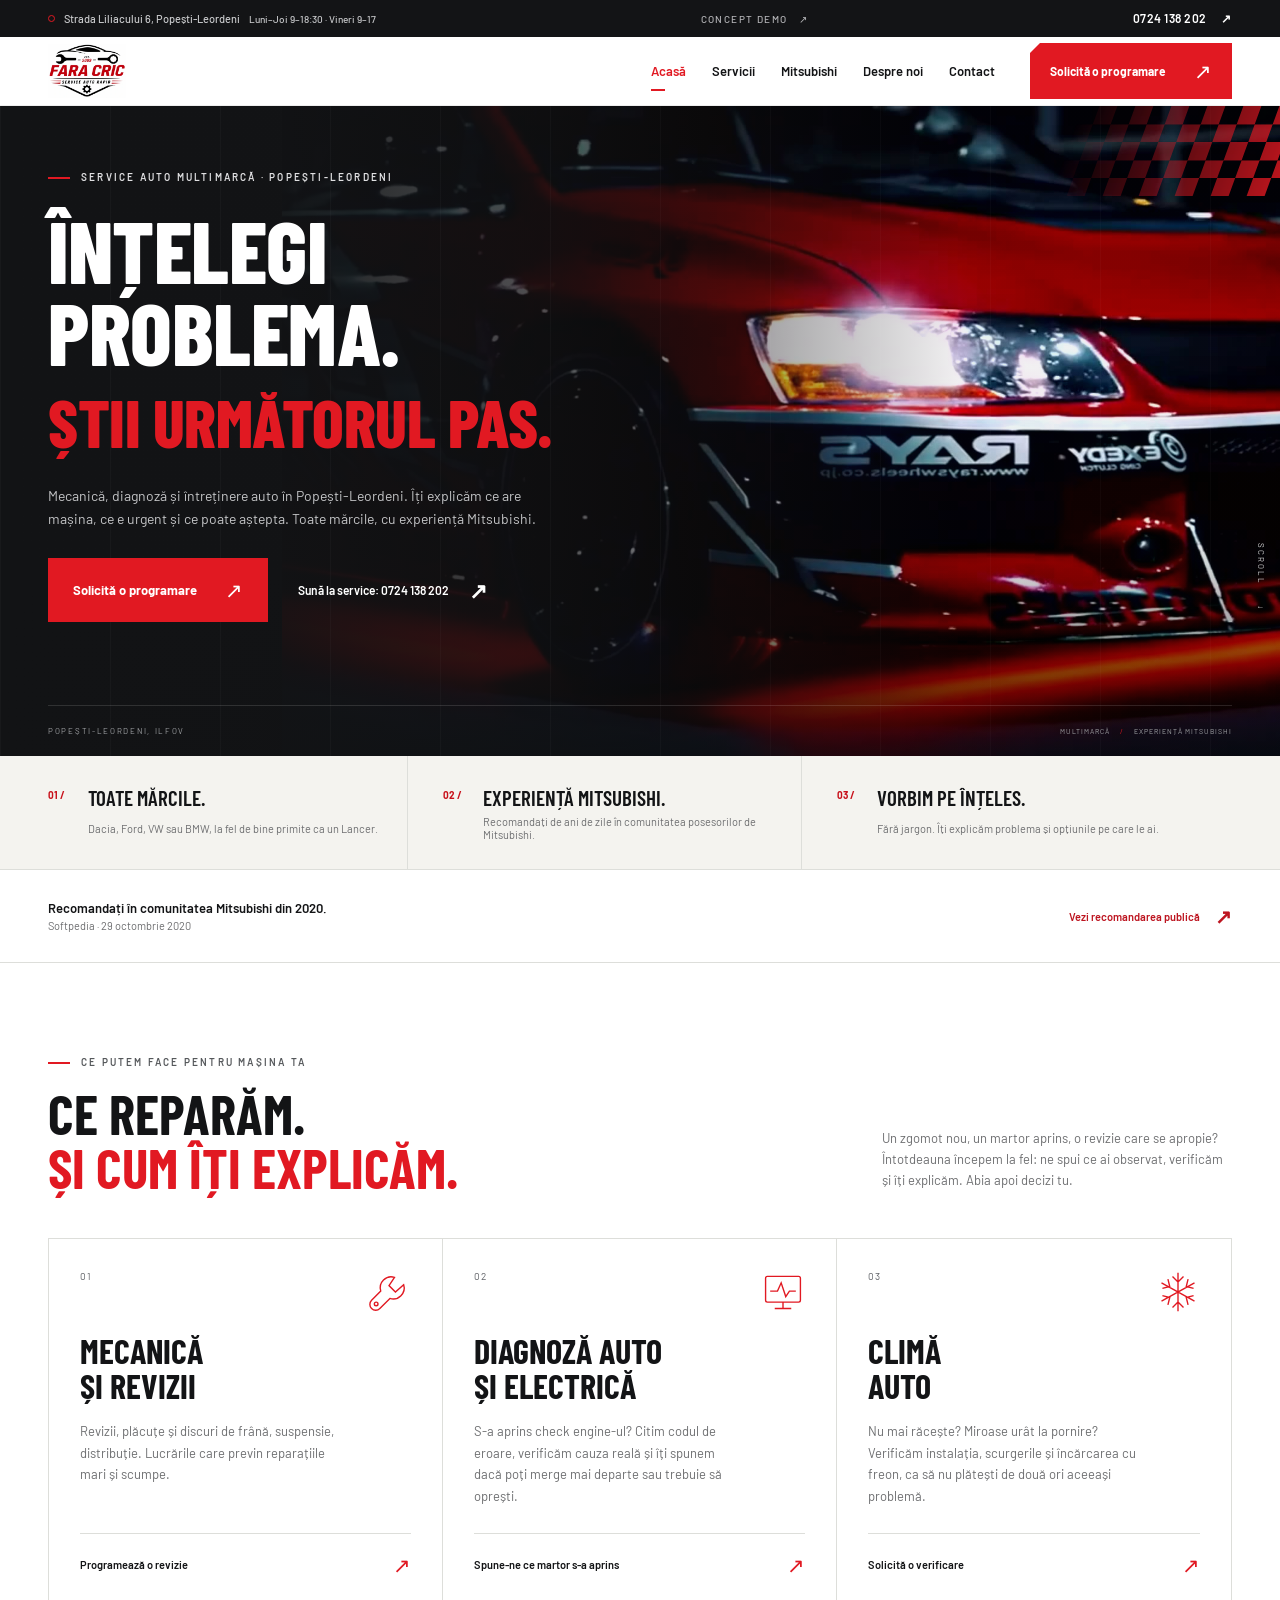
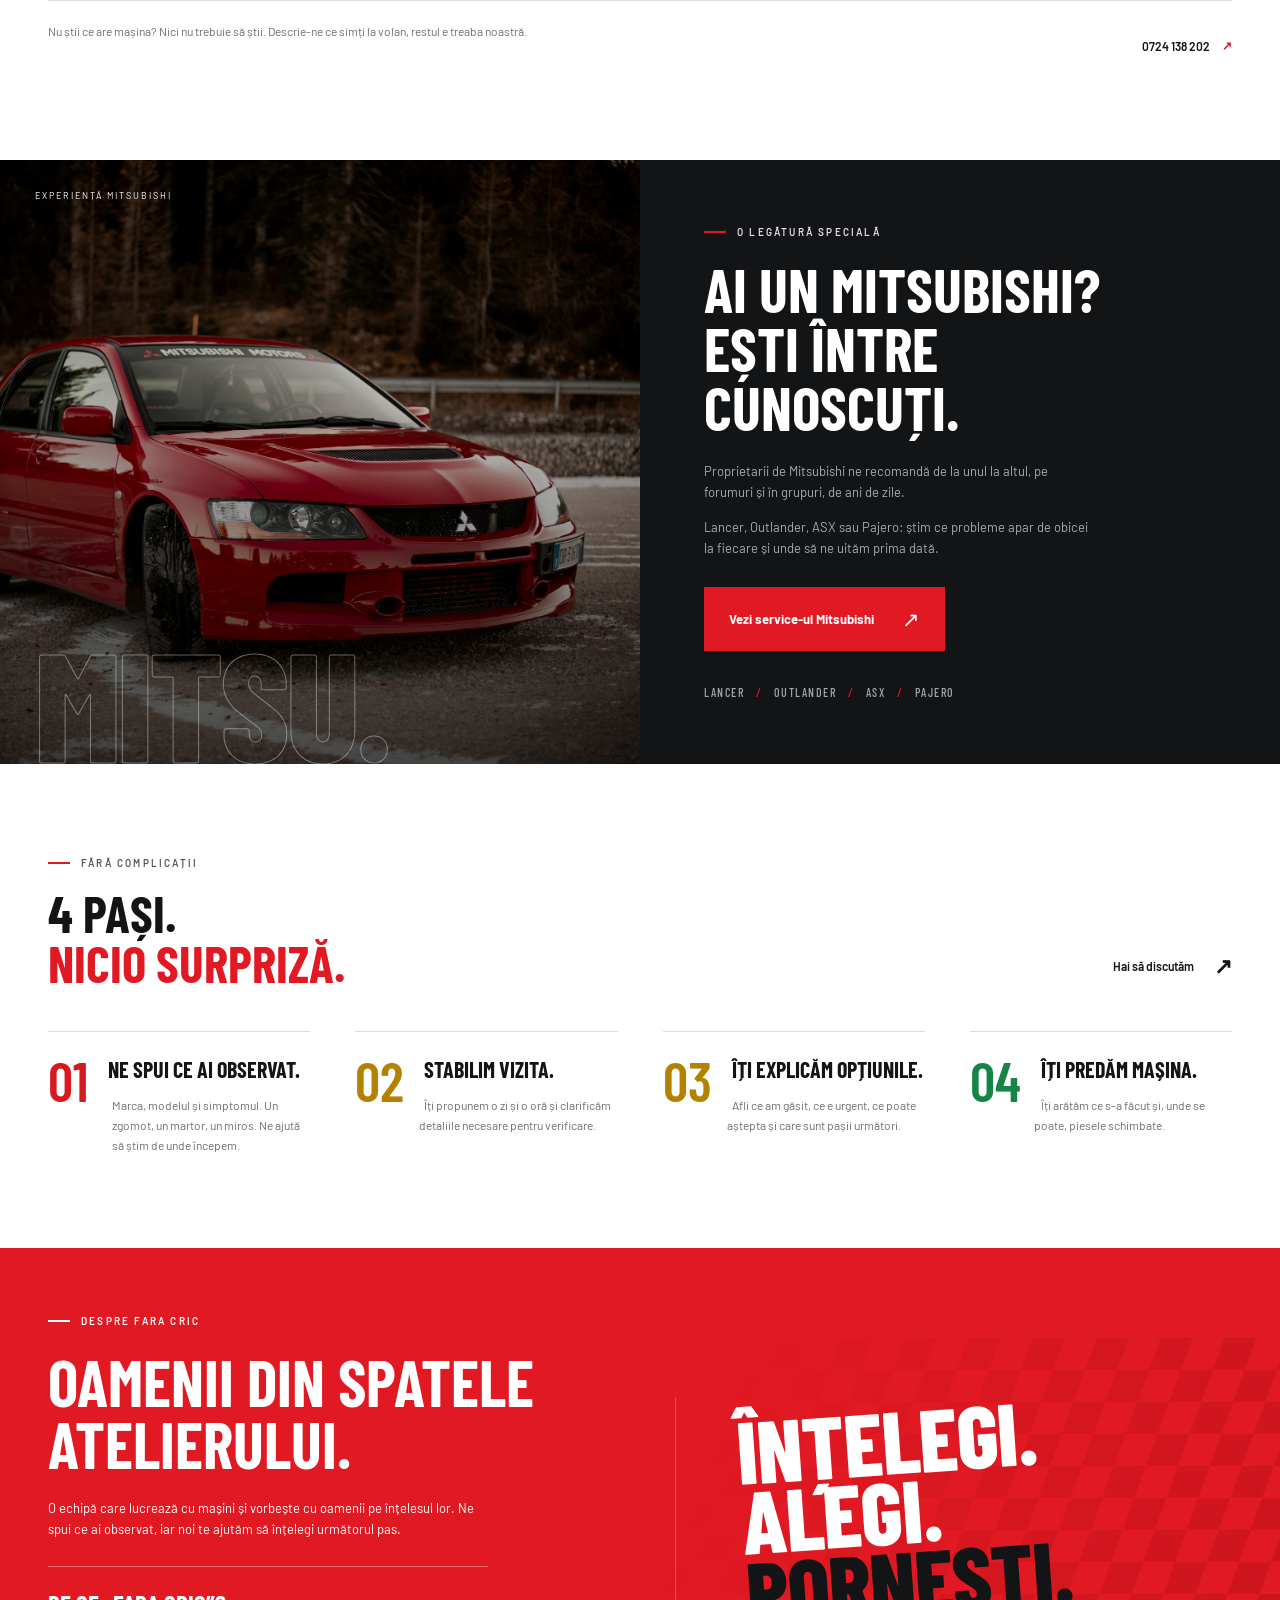
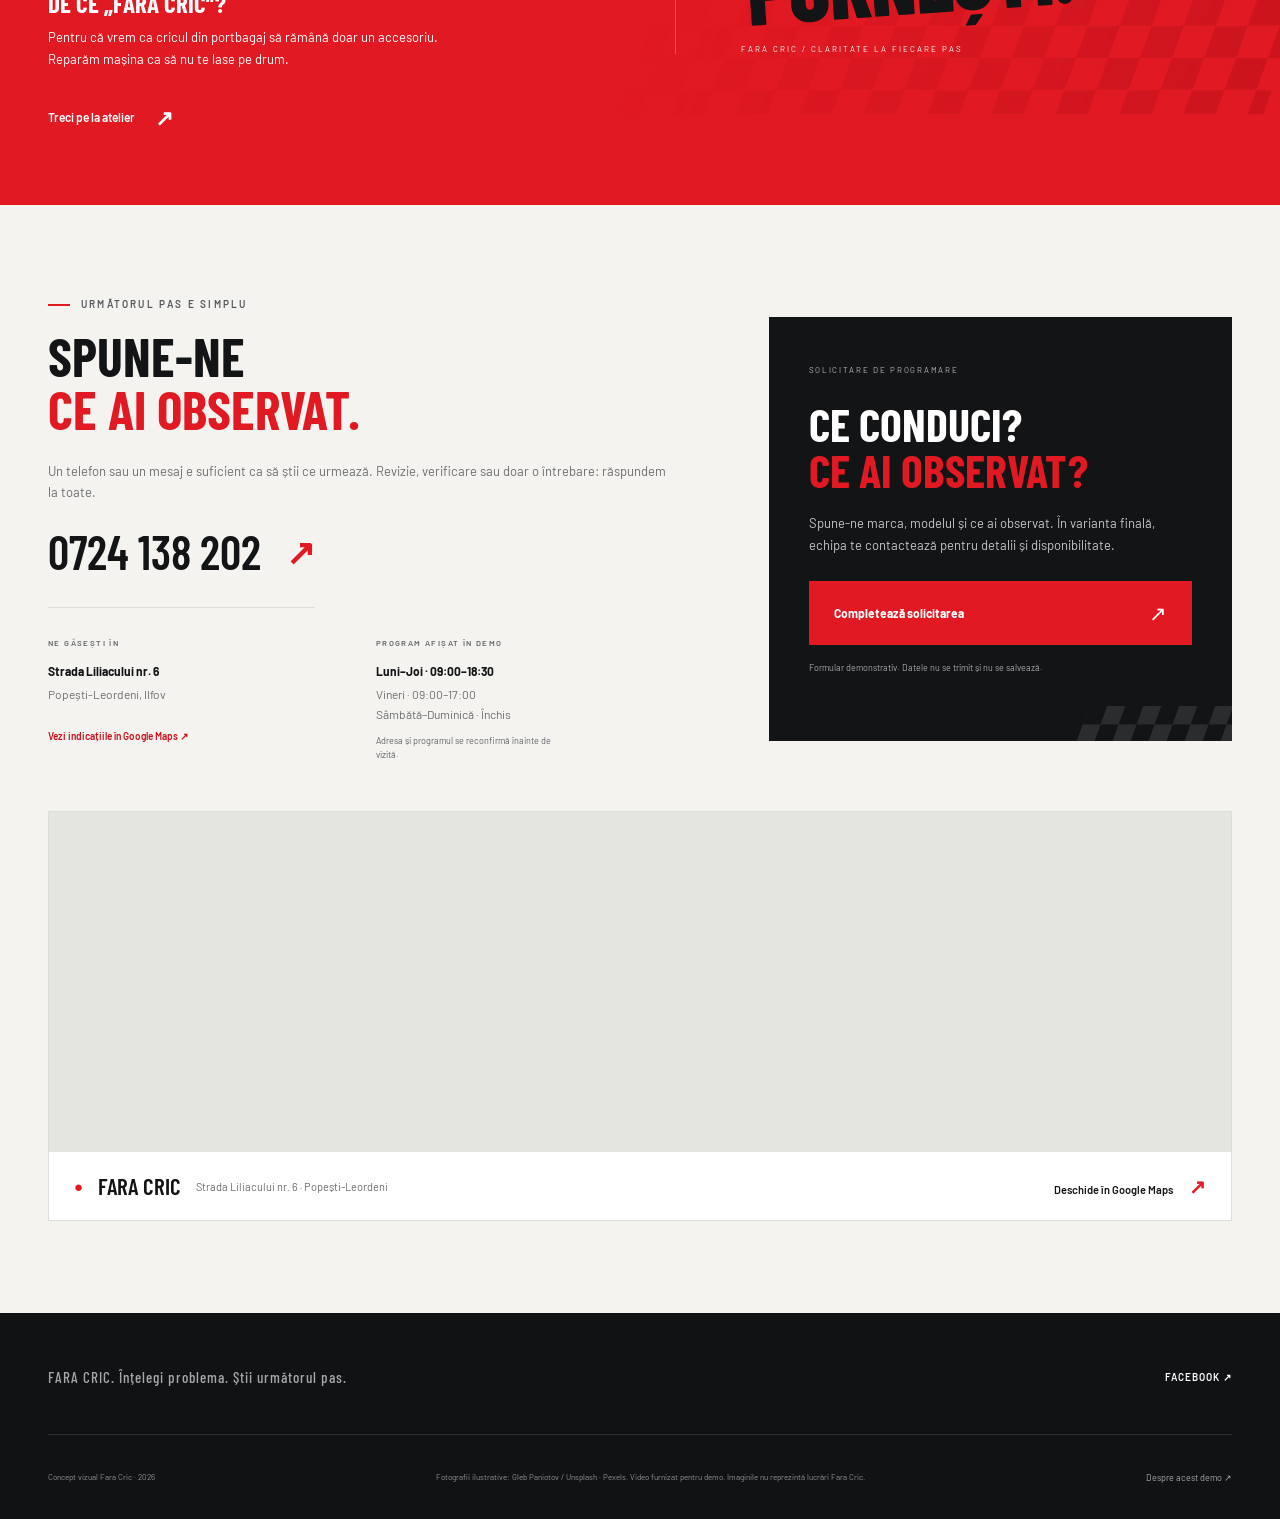
<file: index.html>
<!DOCTYPE html>
<html lang="ro">
<head><meta charset="utf-8"><meta name="viewport" content="width=device-width,initial-scale=1"><meta name="theme-color" content="#e11922"><title>Fara Cric – Service auto Popești-Leordeni, multimarcă, cu experiență Mitsubishi</title><meta name="description" content="Service auto multimarcă în Popești-Leordeni: mecanică, diagnoză, electrică și climatizare. Recomandat de proprietarii de Mitsubishi. Îți explicăm problema și următorul pas. Tel. 0724 138 202."><link rel="preconnect" href="https://fonts.googleapis.com"><link rel="preconnect" href="https://fonts.gstatic.com" crossorigin><link href="https://fonts.googleapis.com/css2?family=Barlow+Condensed:wght@500;600;700;800;900&amp;family=Barlow:wght@400;500;600;700;800&amp;display=swap" rel="stylesheet"><link rel="stylesheet" href="style.css"><script src="app.js" defer></script><link rel="icon" href="assets/favicon.svg" type="image/svg+xml"><link rel="icon" href="assets/favicon-32.png" type="image/png" sizes="32x32"><link rel="apple-touch-icon" href="assets/apple-touch-icon.png" sizes="180x180"><link rel="canonical" href="https://fara-cric.capitalboost.ro/"></head>
<body><a class="skip" href="#main">Sari la conținut</a>
<div class="topbar" role="region" aria-label="Locație și contact"><div class="wrap"><span><i class="pin" aria-hidden="true"></i><span class="topbar-address">Strada Liliacului 6, Popești-Leordeni</span><span class="topbar-hours">Luni–Joi 9–18:30 · Vineri 9–17</span></span><button class="demo-note" data-demo>CONCEPT DEMO <span>↗</span></button><a href="tel:+40724138202">0724 138 202 <span>↗</span></a></div></div>
<header class="header"><div class="wrap nav"><a href="index.html" class="brand" aria-label="Fara Cric Acasă"><img class="brand-logo" src="assets/fara-cric-logo.webp" alt="Fara Cric Service Auto Rapid, din 2009" width="140" height="98"></a><button class="menu-toggle" aria-expanded="false" aria-controls="navigation" aria-label="Deschide meniul"><span></span><span></span></button><nav id="navigation" aria-label="Navigare principală"><a class="active" href="index.html" aria-current="page">Acasă</a><a href="#servicii">Servicii</a><a href="service-mitsubishi/">Mitsubishi</a><a href="#pasiune">Despre noi</a><a href="#contact">Contact</a></nav><button class="btn nav-cta" data-book>Solicită o programare <span>↗</span></button></div></header>
<main id="main">
<section class="hero"><div class="hero-photo"><video id="hero-video" autoplay muted loop playsinline preload="metadata" poster="assets/mitsubishi-hero-poster.jpg" aria-hidden="true" tabindex="-1"><source src="assets/mitsubishi-hero-mobile.mp4" media="(max-width: 650px)" type="video/mp4"><source src="assets/mitsubishi-hero.mp4" type="video/mp4"></source></source></video></div><div class="hero-shade"></div><div class="hero-grid"></div><div class="wrap hero-content"><div class="eyebrow"><span></span>SERVICE AUTO MULTIMARCĂ · POPEȘTI-LEORDENI</div><h1><b class="hero-title-lead">ÎNȚELEGI<br> PROBLEMA.</b><span>ȘTII URMĂTORUL PAS.</span></h1><p>Mecanică, diagnoză și întreținere auto în Popești-Leordeni. Îți explicăm ce are mașina, ce e urgent și ce poate aștepta. Toate mărcile, cu experiență Mitsubishi.</p><div class="hero-actions"><button class="btn" data-book>Solicită o programare <span>↗</span></button><a class="text-link" href="tel:+40724138202">Sună la service: 0724 138 202 <span>↗</span></a></div><div class="hero-bottom"><span>POPEȘTI-LEORDENI, ILFOV</span><span class="hero-caption">MULTIMARCĂ <span> / </span> EXPERIENȚĂ MITSUBISHI</span></div></div><div class="hero-corner checks" aria-hidden="true"></div><a class="scroll-cue" href="#servicii" aria-label="Vezi serviciile">SCROLL <span>↓</span></a></section>
<div class="trust-strip"><div class="wrap"><div><span class="mini-index">01 /</span><strong>TOATE MĂRCILE.</strong><span>Dacia, Ford, VW sau BMW, la fel de bine primite ca un Lancer.</span></div><div><span class="mini-index">02 /</span><strong>EXPERIENȚĂ MITSUBISHI.</strong><span>Recomandați de ani de zile în comunitatea posesorilor de Mitsubishi.</span></div><div><span class="mini-index">03 /</span><strong>VORBIM PE ÎNȚELES.</strong><span>Fără jargon. Îți explicăm problema și opțiunile pe care le ai.</span></div></div></div>
<aside class="community-proof" aria-label="Recomandare publică"><div class="wrap"><div><strong>Recomandați în comunitatea Mitsubishi din 2020.</strong><span>Softpedia · 29 octombrie 2020</span></div><a href="https://forum.softpedia.com/topic/1182009-service-auto-bucuresti/" target="_blank" rel="noopener noreferrer">Vezi recomandarea publică <b>↗</b></a></div></aside><section class="services section" id="servicii"><div class="wrap"><div class="section-head"><div><div class="eyebrow dark"><span></span> CE PUTEM FACE PENTRU MAȘINA TA</div><h2>CE REPARĂM.<br><em>ȘI CUM ÎȚI EXPLICĂM.</em></h2></div><p>Un zgomot nou, un martor aprins, o revizie care se apropie? Întotdeauna începem la fel: ne spui ce ai observat, verificăm și îți explicăm. Abia apoi decizi tu.</p></div><div class="service-grid"><button class="service-card" data-service="Revizie sau frâne"><div class="service-top"><span>01</span><svg viewbox="0 0 48 48" fill="none" stroke="currentColor" stroke-width="1.5"><path d="M30 8a12 12 0 0 0-15 15L5 33a6 6 0 0 0 9 9l11-11A12 12 0 0 0 40 16l-9 8-7-7 6-9Z"></path><circle cx="10" cy="37" r="2"></circle></svg></div><h3>MECANICĂ<br>ȘI REVIZII</h3><p>Revizii, plăcuțe și discuri de frână, suspensie, distribuție. Lucrările care previn reparațiile mari și scumpe.</p><span class="service-foot">Programează o revizie <b>↗</b></span></button><button class="service-card" data-service="Martor aprins sau problemă electrică"><div class="service-top"><span>02</span><svg viewbox="0 0 48 48" fill="none" stroke="currentColor" stroke-width="1.5"><rect x="5" y="7" width="38" height="28" rx="2"></rect><path d="M15 42h18M24 35v7M10 23h8l4-9 5 15 4-6h7"></path></svg></div><h3>DIAGNOZĂ AUTO<br>ȘI ELECTRICĂ</h3><p>S-a aprins check engine-ul? Citim codul de eroare, verificăm cauza reală și îți spunem dacă poți merge mai departe sau trebuie să oprești.</p><span class="service-foot">Spune-ne ce martor s-a aprins <b>↗</b></span></button><button class="service-card" data-service="Clima nu merge"><div class="service-top"><span>03</span><svg viewbox="0 0 48 48" fill="none" stroke="currentColor" stroke-width="1.5"><path d="M24 3v42M6 14l36 20M6 34l36-20M18 7l6 6 6-6M18 41l6-6 6 6M7 20l8-2-2-8M35 38l-2-8 8-2M7 28l8 2-2 8M35 10l-2 8 8 2"></path></svg></div><h3>CLIMĂ<br>AUTO</h3><p>Nu mai răcește? Miroase urât la pornire? Verificăm instalația, scurgerile și încărcarea cu freon, ca să nu plătești de două ori aceeași problemă.</p><span class="service-foot">Solicită o verificare <b>↗</b></span></button></div><div class="service-bottom"><span>Nu știi ce are mașina? Nici nu trebuie să știi. Descrie-ne ce simți la volan, restul e treaba noastră.</span><a href="tel:+40724138202">0724 138 202 <b>↗</b></a></div></div></section>
<section class="mitsubishi-section" id="mitsubishi"><div class="mitsubishi-image"><img src="assets/mitsubishi.jpg" alt="Detaliu Mitsubishi Lancer Evolution, imagine ilustrativă" loading="lazy"><span class="image-label">EXPERIENȚĂ MITSUBISHI</span><div class="image-outline" aria-hidden="true">MITSU.</div></div><div class="mitsubishi-copy"><div class="eyebrow"><span></span> O LEGĂTURĂ SPECIALĂ</div><h2>AI UN MITSUBISHI?<br><em>EȘTI ÎNTRE<br>CUNOSCUȚI.</em></h2><p>Proprietarii de Mitsubishi ne recomandă de la unul la altul, pe forumuri și în grupuri, de ani de zile.</p><p>Lancer, Outlander, ASX sau Pajero: știm ce probleme apar de obicei la fiecare și unde să ne uităm prima dată.</p><a class="btn" href="service-mitsubishi/">Vezi service-ul Mitsubishi <span>↗</span></a><div class="marque-line">LANCER <i>/</i> OUTLANDER <i>/</i> ASX <i>/</i> PAJERO</div></div></section>
<section class="process section" id="cum-lucram"><div class="wrap"><div class="section-head"><div><div class="eyebrow dark"><span></span> FĂRĂ COMPLICAȚII</div><h2>4 PAȘI.<br><em>NICIO SURPRIZĂ.</em></h2></div><a class="text-link black" href="#contact">Hai să discutăm <span>↗</span></a></div><div class="steps"><article><span>01</span><h3>NE SPUI CE AI OBSERVAT.</h3><p>Marca, modelul și simptomul. Un zgomot, un martor, un miros. Ne ajută să știm de unde începem.</p></article><article><span>02</span><h3>STABILIM VIZITA.</h3><p>Îți propunem o zi și o oră și clarificăm detaliile necesare pentru verificare.</p></article><article><span>03</span><h3>ÎȚI EXPLICĂM OPȚIUNILE.</h3><p>Afli ce am găsit, ce e urgent, ce poate aștepta și care sunt pașii următori.</p></article><article><span>04</span><h3>ÎȚI PREDĂM MAȘINA.</h3><p>Îți arătăm ce s-a făcut și, unde se poate, piesele schimbate.</p></article></div></div></section>
<section class="passion" id="pasiune"><div class="wrap passion-inner"><div><div class="eyebrow"><span></span>DESPRE FARA CRIC</div><h2>OAMENII DIN SPATELE<br>ATELIERULUI.</h2><p>O echipă care lucrează cu mașini și vorbește cu oamenii pe înțelesul lor. Ne spui ce ai observat, iar noi te ajutăm să înțelegi următorul pas.</p><div class="name-story"><h3>DE CE „FARA CRIC”?</h3><p>Pentru că vrem ca cricul din portbagaj să rămână doar un accesoriu. Reparăm mașina ca să nu te lase pe drum.</p></div><a href="#contact" class="text-link">Treci pe la atelier <span>↗</span></a></div><div class="passion-art" aria-hidden="true"><div class="checks"></div><span>ÎNȚELEGI.<br>ALEGI.<br><i>PORNEȘTI.</i></span><small>FARA CRIC / CLARITATE LA FIECARE PAS</small></div></div></section>
<section class="contact section" id="contact"><div class="wrap contact-grid"><div><div class="eyebrow dark"><span></span> URMĂTORUL PAS E SIMPLU</div><h2>SPUNE-NE<br><em>CE AI OBSERVAT.</em></h2><p>Un telefon sau un mesaj e suficient ca să știi ce urmează. Revizie, verificare sau doar o întrebare: răspundem la toate.</p><a class="phone-big" href="tel:+40724138202">0724 138 202 <span>↗</span></a><div class="contact-details"><div><span>NE GĂSEȘTI ÎN</span><strong>Strada Liliacului nr. 6</strong><p>Popești-Leordeni, Ilfov</p><a href="https://maps.app.goo.gl/eGr863iY6PX7MTav5" target="_blank" rel="noopener noreferrer">Vezi indicațiile în Google Maps ↗</a></div><div><span>PROGRAM AFIȘAT ÎN DEMO</span><strong>Luni–Joi · 09:00–18:30</strong><p>Vineri · 09:00–17:00<br>Sâmbătă–Duminică · Închis</p><small>Adresa și programul se reconfirmă înainte de vizită.</small></div></div></div><div class="contact-panel"><span class="tiny-tag">SOLICITARE DE PROGRAMARE</span><h3>CE CONDUCI?<br><em>CE AI OBSERVAT?</em></h3><p>Spune-ne marca, modelul și ce ai observat. În varianta finală, echipa te contactează pentru detalii și disponibilitate.</p><button class="btn" data-book>Completează solicitarea <span>↗</span></button><small>Formular demonstrativ. Datele nu se trimit și nu se salvează.</small><div class="contact-checks checks" aria-hidden="true"></div></div></div><div class="wrap location-map"><iframe title="Locația Fara Cric pe Google Maps" src="https://www.google.com/maps?cid=14761422830698732698&amp;output=embed" width="1240" height="340" loading="lazy" referrerpolicy="no-referrer-when-downgrade" allowfullscreen></iframe><div class="map-caption"><div><span class="map-pin" aria-hidden="true">●</span><strong>FARA CRIC</strong><span>Strada Liliacului nr. 6 · Popești-Leordeni</span></div><a href="https://maps.app.goo.gl/eGr863iY6PX7MTav5" target="_blank" rel="noopener noreferrer">Deschide în Google Maps <b>↗</b></a></div></div></section>
</main><footer><div class="wrap"><span>FARA CRIC. Înțelegi problema. Știi următorul pas.</span><a href="https://www.facebook.com/p/Fara-Cric-SRL-Service-Auto-Rapid-Multi-Marca-100063481936658/" target="_blank" rel="noopener noreferrer">FACEBOOK ↗</a></div><div class="wrap footer-bottom"><small>Concept vizual Fara Cric · 2026</small><small>Fotografii ilustrative: Gleb Paniotov / Unsplash · Pexels. Video furnizat pentru demo. Imaginile nu reprezintă lucrări Fara Cric.</small><button data-demo>Despre acest demo ↗</button></div></footer>
<div class="mobile-bar" role="navigation" aria-label="Contact rapid"><a class="mobile-call" href="tel:+40724138202"><svg viewBox="0 0 24 24" aria-hidden="true" fill="none" stroke="currentColor" stroke-width="1.8" stroke-linecap="round" stroke-linejoin="round"><path d="M22 16.9v3a2 2 0 0 1-2.2 2 19.8 19.8 0 0 1-8.6-3.1 19.5 19.5 0 0 1-6-6 19.8 19.8 0 0 1-3.1-8.7A2 2 0 0 1 4.1 2h3a2 2 0 0 1 2 1.7c.1 1 .4 2 .7 2.9a2 2 0 0 1-.5 2.1L8 10a16 16 0 0 0 6 6l1.3-1.3a2 2 0 0 1 2.1-.5c.9.3 1.9.6 2.9.7a2 2 0 0 1 1.7 2Z"/></svg><span>Sună acum</span></a><a class="mobile-whatsapp" href="https://wa.me/40724138202?text=Bun%C4%83%21%20Am%20un%20%5Bmarc%C4%83%2C%20model%5D%20%C8%99i%20am%20observat%3A%20" target="_blank" rel="noopener noreferrer" aria-label="Hai pe WhatsApp la 0724 138 202"><svg viewBox="0 0 32 32" aria-hidden="true" fill="currentColor"><path d="M16 3A12.7 12.7 0 0 0 5 22L3 29l7.2-1.9A13 13 0 1 0 16 3Zm0 23.5a10.6 10.6 0 0 1-5.4-1.5l-.4-.2-4.3 1.1 1.1-4.2-.3-.5A10.6 10.6 0 1 1 16 26.5Zm5.8-7.9c-.3-.1-1.8-.9-2.1-1-.3-.1-.5-.1-.7.2l-1 1.2c-.2.2-.4.3-.7.1a8.7 8.7 0 0 1-4.2-3.6c-.3-.4.3-.4.9-1.7.1-.2 0-.5 0-.7l-.9-2.1c-.2-.5-.5-.4-.7-.4h-.6c-.2 0-.6.1-.8.4-.9.9-1.3 2-.8 3.4.6 1.7 1.8 3.1 3.2 4.3 2.4 2.1 4.2 2.7 5.6 2.8.9 0 1.8-.4 2.3-1.1.2-.4.4-1.1.3-1.3-.1-.2-.3-.3-.6-.5Z"></path></svg><span>Hai pe WhatsApp</span></a></div>
<dialog id="booking" aria-labelledby="booking-title" aria-describedby="booking-description"><button class="dialog-close" data-close aria-label="Închide">×</button><div class="eyebrow dark"><span></span> PRIMUL PAS</div><h2 id="booking-title">CE CONDUCI?<br><em>CE AI OBSERVAT?</em></h2><p class="form-intro" id="booking-description">Spune-ne marca, modelul și ce ai observat. În acest demo, datele nu se transmit și nu se salvează.</p><form id="booking-form"><div class="form-row"><label>Numele tău<input name="name" autocomplete="name" required placeholder="Cum te numești?"></label><label>Telefon<input name="phone" type="tel" autocomplete="tel" pattern="(?=(?:\D*\d){8,15}\D*$)\+?[0-9\s\(\)\-]{8,22}" maxlength="22" title="Introdu un număr de telefon cu 8 până la 15 cifre." required placeholder="07xx xxx xxx"></label></div><div class="form-row"><label>Marca<select name="brand" required><option value="">Alege marca</option><option>Mitsubishi</option><option>Volkswagen</option><option>BMW</option><option>Audi</option><option>Dacia</option><option>Ford</option><option>Hyundai</option><option>Renault</option><option>Altă marcă</option></select></label><label>Model<input name="model" required placeholder="Ex. Lancer, Golf, Logan"></label></div><label>Cu ce te ajutăm?<select name="service"><option>Revizie sau frâne</option><option>Martor aprins sau problemă electrică</option><option>Clima nu merge</option><option>Nu știu ce are, vreau o verificare</option></select></label><label>Ce ai observat?<textarea name="message" rows="3" placeholder="Ex.: scrâșnește la frânare, s-a aprins check engine, nu mai răcește clima"></textarea></label><button class="btn" type="submit">Trimite solicitarea <span>↗</span></button><small>Demo: nu se rezervă o oră și nu se trimite o solicitare reală. Grabă? Sună direct la <a href="tel:+40724138202">0724 138 202</a>.</small></form><div id="form-success" hidden role="status"><span class="success-icon">✓</span><h3>SOLICITARE<br>SIMULATĂ.</h3><p>În varianta finală, programarea se confirmă după ce discutăm cu tine. Acest demo nu trimite date și nu rezervă o vizită. Pentru o programare reală, sună la service.</p><a class="btn" href="tel:+40724138202">Sună la 0724 138 202 <span>↗</span></a><button class="reset-form">Înapoi la formular</button></div></dialog>
<dialog id="demo-info" aria-labelledby="demo-title"><button class="dialog-close" data-close aria-label="Închide">×</button><div class="eyebrow dark"><span></span> CONCEPT PENTRU BRAINSTORMING</div><h2 id="demo-title">ACESTA ESTE<br><em>UN DEMO VIZUAL.</em></h2><p>Propunere vizuală Fara Cric, cu claritatea drept promisiune centrală și accente de motorsport.</p><p>Fotografiile sunt ilustrative și nu reprezintă atelierul, echipa sau lucrări Fara Cric. Nu sunt prezentate rezultate sportive ori testimoniale inventate.</p><p>Formularul funcționează doar ca simulare, fără transmitere sau salvare. Datele de contact și serviciile se reconfirmă cu atelierul înainte de publicarea website-ului final.</p><button class="btn" data-close>Înapoi la demo <span>↗</span></button></dialog>
</body></html>
</file>
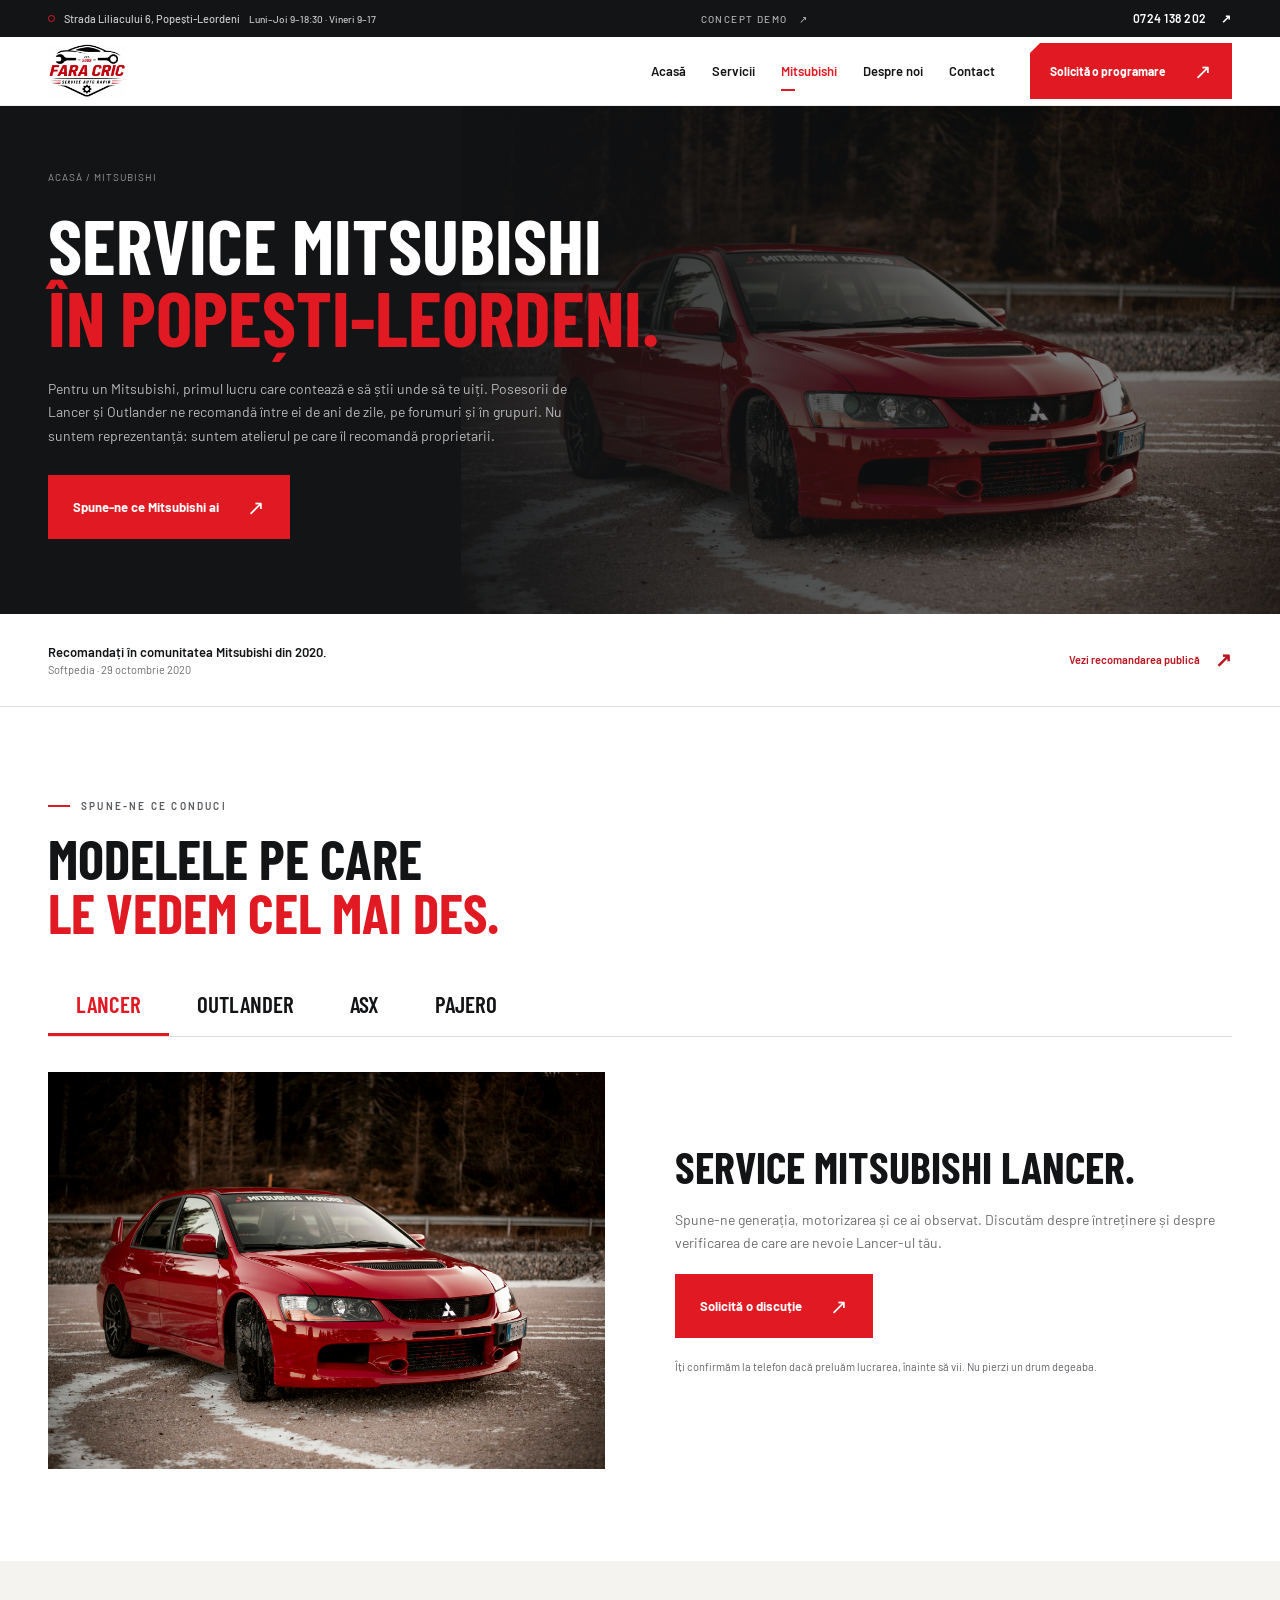
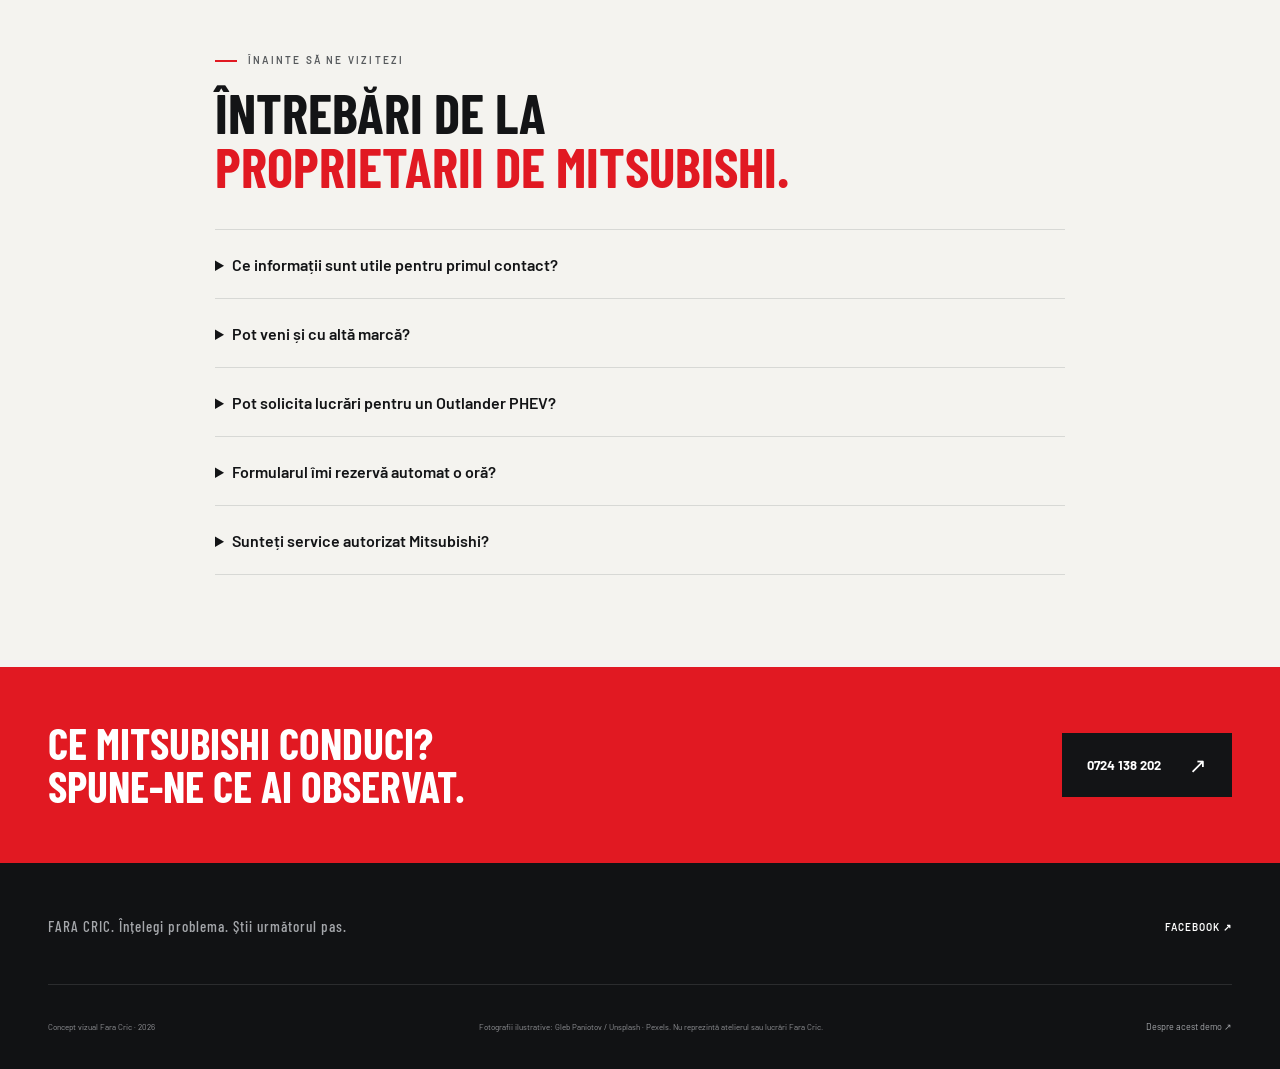
<file: service-mitsubishi/index.html>
<!DOCTYPE html>
<html lang="ro">
<head><base href="../"><meta charset="utf-8"><meta name="viewport" content="width=device-width,initial-scale=1"><meta name="theme-color" content="#e11922"><title>Service Mitsubishi Popești-Leordeni: Lancer, Outlander, ASX, Pajero – Fara Cric</title><meta name="description" content="Service Mitsubishi în Popești-Leordeni, lângă București. Diagnoză, revizii și reparații pentru Lancer, Outlander, ASX și Pajero. Recomandat în comunitatea posesorilor de Mitsubishi."><link rel="preconnect" href="https://fonts.googleapis.com"><link rel="preconnect" href="https://fonts.gstatic.com" crossorigin><link href="https://fonts.googleapis.com/css2?family=Barlow+Condensed:wght@500;600;700;800;900&amp;family=Barlow:wght@400;500;600;700;800&amp;display=swap" rel="stylesheet"><link rel="stylesheet" href="style.css"><script src="app.js" defer></script><link rel="icon" href="assets/favicon.svg" type="image/svg+xml"><link rel="icon" href="assets/favicon-32.png" type="image/png" sizes="32x32"><link rel="apple-touch-icon" href="assets/apple-touch-icon.png" sizes="180x180"><link rel="canonical" href="https://fara-cric.capitalboost.ro/service-mitsubishi/"></head>
<body><a class="skip" href="#main">Sari la conținut</a>
<div class="topbar" role="region" aria-label="Locație și contact"><div class="wrap"><span><i class="pin" aria-hidden="true"></i><span class="topbar-address">Strada Liliacului 6, Popești-Leordeni</span><span class="topbar-hours">Luni–Joi 9–18:30 · Vineri 9–17</span></span><button class="demo-note" data-demo>CONCEPT DEMO <span>↗</span></button><a href="tel:+40724138202">0724 138 202 <span>↗</span></a></div></div>
<header class="header"><div class="wrap nav"><a href="index.html" class="brand" aria-label="Fara Cric Acasă"><img class="brand-logo" src="assets/fara-cric-logo.webp" alt="Fara Cric Service Auto Rapid, din 2009" width="140" height="98"></a><button class="menu-toggle" aria-expanded="false" aria-controls="navigation" aria-label="Deschide meniul"><span></span><span></span></button><nav id="navigation" aria-label="Navigare principală"><a href="index.html">Acasă</a><a href="index.html#servicii">Servicii</a><a class="active" href="service-mitsubishi/" aria-current="page">Mitsubishi</a><a href="index.html#pasiune">Despre noi</a><a href="index.html#contact">Contact</a></nav><button class="btn nav-cta" data-book>Solicită o programare <span>↗</span></button></div></header>
<main id="main"><section class="detail-hero"><div class="hero-photo"><img src="assets/mitsubishi.jpg" alt="Mitsubishi Lancer Evolution roșu, fotografie ilustrativă"></div><div class="hero-shade"></div><div class="wrap"><div class="breadcrumb"><a href="index.html">ACASĂ</a> / MITSUBISHI</div><h1>SERVICE MITSUBISHI<br><em>ÎN POPEȘTI-LEORDENI.</em></h1><p>Pentru un Mitsubishi, primul lucru care contează e să știi unde să te uiți. Posesorii de Lancer și Outlander ne recomandă între ei de ani de zile, pe forumuri și în grupuri. Nu suntem reprezentanță: suntem atelierul pe care îl recomandă proprietarii.</p><button class="btn" data-book>Spune-ne ce Mitsubishi ai <span>↗</span></button></div></section><aside class="community-proof" aria-label="Recomandare publică"><div class="wrap"><div><strong>Recomandați în comunitatea Mitsubishi din 2020.</strong><span>Softpedia · 29 octombrie 2020</span></div><a href="https://forum.softpedia.com/topic/1182009-service-auto-bucuresti/" target="_blank" rel="noopener noreferrer">Vezi recomandarea publică <b>↗</b></a></div></aside><section class="section"><div class="wrap"><div class="eyebrow dark"><span></span> SPUNE-NE CE CONDUCI</div><h2 style="margin-top:18px">MODELELE PE CARE<br><em>LE VEDEM CEL MAI DES.</em></h2><div class="model-tabs" role="tablist" aria-label="Modele Mitsubishi"><button id="tab-lancer" data-model="Lancer" role="tab" aria-selected="true" aria-controls="model-panel">LANCER</button><button id="tab-outlander" data-model="Outlander" role="tab" tabindex="-1" aria-selected="false" aria-controls="model-panel">OUTLANDER</button><button id="tab-asx" data-model="ASX" role="tab" tabindex="-1" aria-selected="false" aria-controls="model-panel">ASX</button><button id="tab-pajero" data-model="Pajero" role="tab" tabindex="-1" aria-selected="false" aria-controls="model-panel">PAJERO</button></div><div id="model-panel" class="model-panel" role="tabpanel" aria-labelledby="tab-lancer"><img src="assets/mitsubishi.jpg" alt="Mitsubishi Lancer Evolution, fotografie ilustrativă" loading="lazy"><div><h3 id="model-title">SERVICE MITSUBISHI LANCER.</h3><p id="model-copy">Spune-ne generația, motorizarea și ce ai observat. Discutăm despre întreținere și despre verificarea de care are nevoie Lancer-ul tău.</p><button class="btn" data-book>Solicită o discuție <span>↗</span></button><p class="detail-small" style="margin-top:20px">Îți confirmăm la telefon dacă preluăm lucrarea, înainte să vii. Nu pierzi un drum degeaba.</p></div></div></div></section><section class="section" style="background:var(--paper)"><div class="wrap faq"><div class="eyebrow dark"><span></span> ÎNAINTE SĂ NE VIZITEZI</div><h2 style="margin-top:18px">ÎNTREBĂRI DE LA<br><em>PROPRIETARII DE MITSUBISHI.</em></h2><details><summary>Ce informații sunt utile pentru primul contact?</summary><p>Marca, modelul, anul, motorizarea și ce ai observat. Dacă ai un istoric recent al reparațiilor sau un cod de eroare, menționează-l în discuția cu atelierul.</p></details><details><summary>Pot veni și cu altă marcă?</summary><p>Da. Suntem service multimarcă: Mitsubishi e specializarea, nu limita.</p></details><details><summary>Pot solicita lucrări pentru un Outlander PHEV?</summary><p>Depinde de lucrare, și îți spunem sincer de la început. Lucrările specifice sistemelor hibride și de înaltă tensiune necesită competențe și echipamente distincte; confirmă telefonic operațiunea solicitată.</p></details><details><summary>Formularul îmi rezervă automat o oră?</summary><p>Nu. În varianta finală, echipa te contactează pentru a stabili ziua și ora. În acest demo, formularul este o simulare: datele nu se trimit și nu se salvează. Pentru o programare reală, sună la 0724 138 202.</p></details><details><summary>Sunteți service autorizat Mitsubishi?</summary><p>Nu suntem reprezentanță Mitsubishi. Suntem un service independent, multimarcă, cu experiență pe Mitsubishi.</p></details></div></section><section class="detail-cta"><div class="wrap"><h2>CE MITSUBISHI CONDUCI?<br>SPUNE-NE CE AI OBSERVAT.</h2><a href="tel:+40724138202" class="btn">0724 138 202 <span>↗</span></a></div></section></main><footer><div class="wrap"><span>FARA CRIC. Înțelegi problema. Știi următorul pas.</span><a href="https://www.facebook.com/p/Fara-Cric-SRL-Service-Auto-Rapid-Multi-Marca-100063481936658/" target="_blank" rel="noopener noreferrer">FACEBOOK ↗</a></div><div class="wrap footer-bottom"><small>Concept vizual Fara Cric · 2026</small><small>Fotografii ilustrative: Gleb Paniotov / Unsplash · Pexels. Nu reprezintă atelierul sau lucrări Fara Cric.</small><button data-demo>Despre acest demo ↗</button></div></footer>
<div class="mobile-bar" role="navigation" aria-label="Contact rapid"><a class="mobile-call" href="tel:+40724138202"><svg viewBox="0 0 24 24" aria-hidden="true" fill="none" stroke="currentColor" stroke-width="1.8" stroke-linecap="round" stroke-linejoin="round"><path d="M22 16.9v3a2 2 0 0 1-2.2 2 19.8 19.8 0 0 1-8.6-3.1 19.5 19.5 0 0 1-6-6 19.8 19.8 0 0 1-3.1-8.7A2 2 0 0 1 4.1 2h3a2 2 0 0 1 2 1.7c.1 1 .4 2 .7 2.9a2 2 0 0 1-.5 2.1L8 10a16 16 0 0 0 6 6l1.3-1.3a2 2 0 0 1 2.1-.5c.9.3 1.9.6 2.9.7a2 2 0 0 1 1.7 2Z"/></svg><span>Sună acum</span></a><a class="mobile-whatsapp" href="https://wa.me/40724138202?text=Bun%C4%83%21%20Am%20un%20%5Bmarc%C4%83%2C%20model%5D%20%C8%99i%20am%20observat%3A%20" target="_blank" rel="noopener noreferrer" aria-label="Hai pe WhatsApp la 0724 138 202"><svg viewBox="0 0 32 32" aria-hidden="true" fill="currentColor"><path d="M16 3A12.7 12.7 0 0 0 5 22L3 29l7.2-1.9A13 13 0 1 0 16 3Zm0 23.5a10.6 10.6 0 0 1-5.4-1.5l-.4-.2-4.3 1.1 1.1-4.2-.3-.5A10.6 10.6 0 1 1 16 26.5Zm5.8-7.9c-.3-.1-1.8-.9-2.1-1-.3-.1-.5-.1-.7.2l-1 1.2c-.2.2-.4.3-.7.1a8.7 8.7 0 0 1-4.2-3.6c-.3-.4.3-.4.9-1.7.1-.2 0-.5 0-.7l-.9-2.1c-.2-.5-.5-.4-.7-.4h-.6c-.2 0-.6.1-.8.4-.9.9-1.3 2-.8 3.4.6 1.7 1.8 3.1 3.2 4.3 2.4 2.1 4.2 2.7 5.6 2.8.9 0 1.8-.4 2.3-1.1.2-.4.4-1.1.3-1.3-.1-.2-.3-.3-.6-.5Z"></path></svg><span>Hai pe WhatsApp</span></a></div>
<dialog id="booking" aria-labelledby="booking-title" aria-describedby="booking-description"><button class="dialog-close" data-close aria-label="Închide">×</button><div class="eyebrow dark"><span></span> PRIMUL PAS</div><h2 id="booking-title">CE CONDUCI?<br><em>CE AI OBSERVAT?</em></h2><p class="form-intro" id="booking-description">Spune-ne marca, modelul și ce ai observat. În acest demo, datele nu se transmit și nu se salvează.</p><form id="booking-form"><div class="form-row"><label>Numele tău<input name="name" autocomplete="name" required placeholder="Cum te numești?"></label><label>Telefon<input name="phone" type="tel" autocomplete="tel" pattern="(?=(?:\D*\d){8,15}\D*$)\+?[0-9\s\(\)\-]{8,22}" maxlength="22" title="Introdu un număr de telefon cu 8 până la 15 cifre." required placeholder="07xx xxx xxx"></label></div><div class="form-row"><label>Marca<select name="brand" required><option value="">Alege marca</option><option>Mitsubishi</option><option>Volkswagen</option><option>BMW</option><option>Audi</option><option>Dacia</option><option>Ford</option><option>Hyundai</option><option>Renault</option><option>Altă marcă</option></select></label><label>Model<input name="model" required placeholder="Ex. Lancer, Golf, Logan"></label></div><label>Cu ce te ajutăm?<select name="service"><option>Revizie sau frâne</option><option>Martor aprins sau problemă electrică</option><option>Clima nu merge</option><option>Nu știu ce are, vreau o verificare</option></select></label><label>Ce ai observat?<textarea name="message" rows="3" placeholder="Ex.: scrâșnește la frânare, s-a aprins check engine, nu mai răcește clima"></textarea></label><button class="btn" type="submit">Trimite solicitarea <span>↗</span></button><small>Demo: nu se rezervă o oră și nu se trimite o solicitare reală. Grabă? Sună direct la <a href="tel:+40724138202">0724 138 202</a>.</small></form><div id="form-success" hidden role="status"><span class="success-icon">✓</span><h3>SOLICITARE<br>SIMULATĂ.</h3><p>În varianta finală, programarea se confirmă după ce discutăm cu tine. Acest demo nu trimite date și nu rezervă o vizită. Pentru o programare reală, sună la service.</p><a class="btn" href="tel:+40724138202">Sună la 0724 138 202 <span>↗</span></a><button class="reset-form">Înapoi la formular</button></div></dialog>
<dialog id="demo-info" aria-labelledby="demo-title"><button class="dialog-close" data-close aria-label="Închide">×</button><div class="eyebrow dark"><span></span> CONCEPT PENTRU BRAINSTORMING</div><h2 id="demo-title">ACESTA ESTE<br><em>UN DEMO VIZUAL.</em></h2><p>Propunere vizuală Fara Cric, cu claritatea drept promisiune centrală și accente de motorsport.</p><p>Fotografiile sunt ilustrative și nu reprezintă atelierul, echipa sau lucrări Fara Cric. Nu sunt prezentate rezultate sportive ori testimoniale inventate.</p><p>Formularul funcționează doar ca simulare, fără transmitere sau salvare. Datele de contact și serviciile se reconfirmă cu atelierul înainte de publicarea website-ului final.</p><button class="btn" data-close>Înapoi la demo <span>↗</span></button></dialog>
</body></html>
</file>
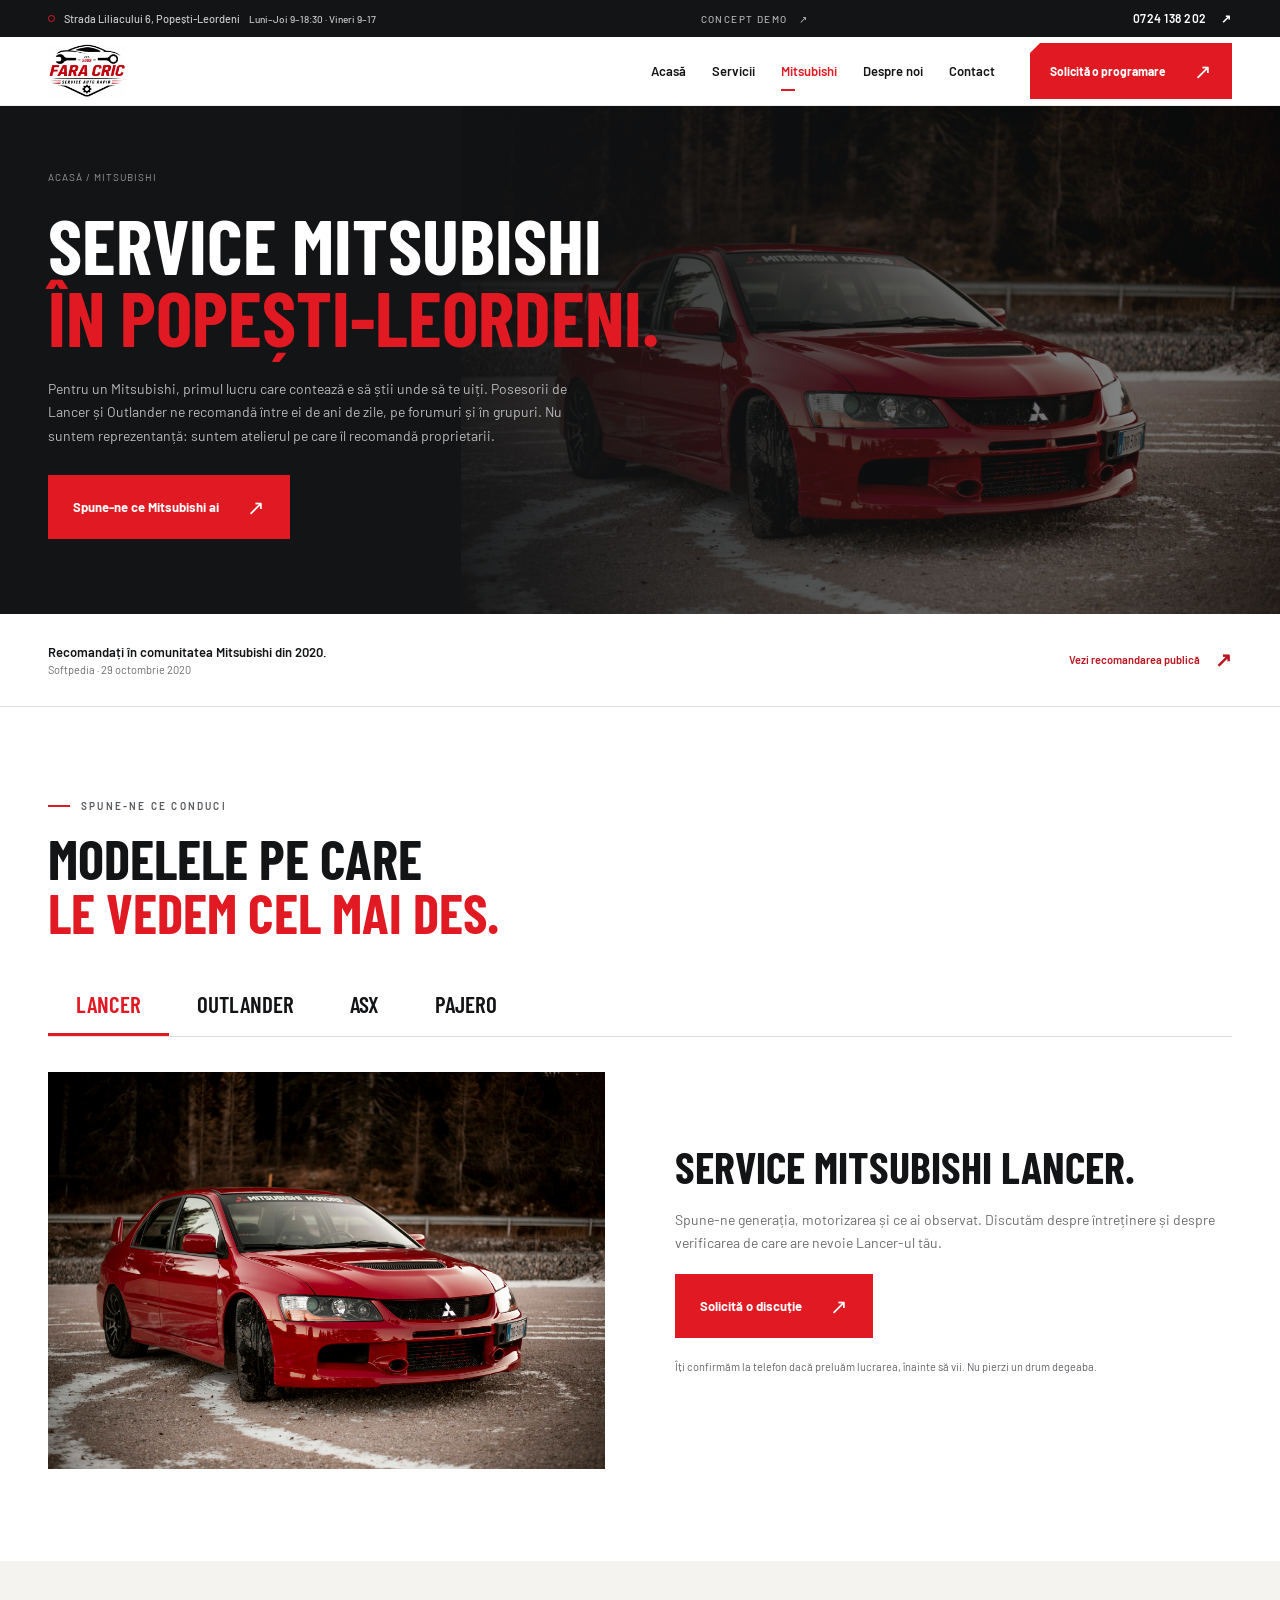
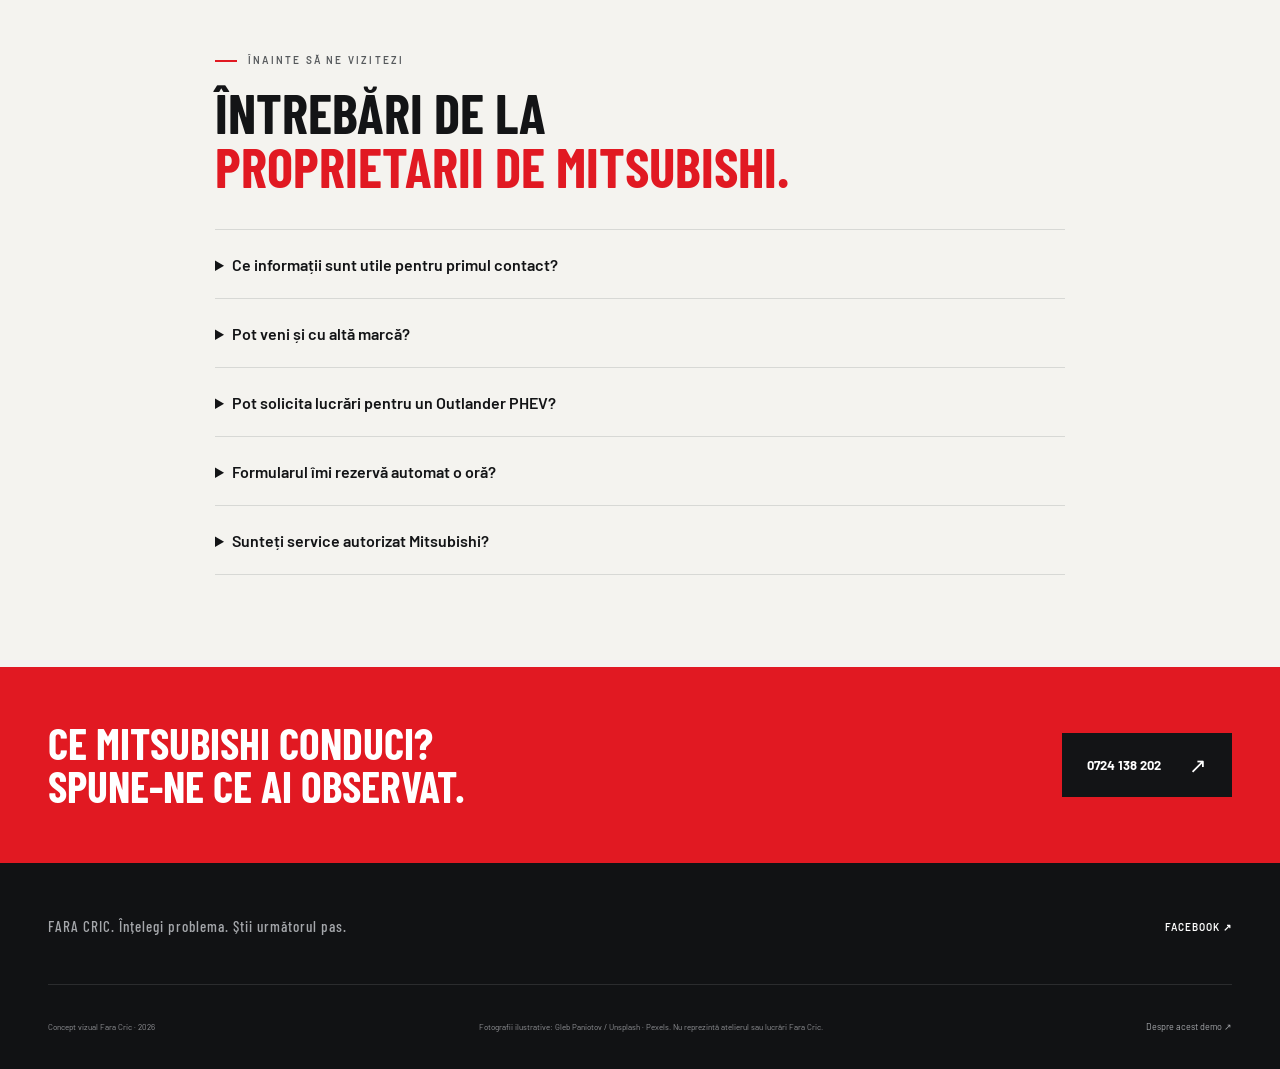
<file: mitsubishi.html>
<!DOCTYPE html>
<html lang="ro">
<head><meta charset="utf-8"><meta name="viewport" content="width=device-width,initial-scale=1"><meta name="theme-color" content="#e11922"><title>Service Mitsubishi Popești-Leordeni: Lancer, Outlander, ASX, Pajero – Fara Cric</title><meta name="description" content="Service Mitsubishi în Popești-Leordeni, lângă București. Diagnoză, revizii și reparații pentru Lancer, Outlander, ASX și Pajero. Recomandat în comunitatea posesorilor de Mitsubishi."><link rel="preconnect" href="https://fonts.googleapis.com"><link rel="preconnect" href="https://fonts.gstatic.com" crossorigin><link href="https://fonts.googleapis.com/css2?family=Barlow+Condensed:wght@500;600;700;800;900&amp;family=Barlow:wght@400;500;600;700;800&amp;display=swap" rel="stylesheet"><link rel="stylesheet" href="style.css"><script src="app.js" defer></script><link rel="icon" href="assets/favicon.svg" type="image/svg+xml"><link rel="icon" href="assets/favicon-32.png" type="image/png" sizes="32x32"><link rel="apple-touch-icon" href="assets/apple-touch-icon.png" sizes="180x180"><link rel="canonical" href="https://fara-cric.capitalboost.ro/service-mitsubishi/"></head>
<body><a class="skip" href="#main">Sari la conținut</a>
<div class="topbar" role="region" aria-label="Locație și contact"><div class="wrap"><span><i class="pin" aria-hidden="true"></i><span class="topbar-address">Strada Liliacului 6, Popești-Leordeni</span><span class="topbar-hours">Luni–Joi 9–18:30 · Vineri 9–17</span></span><button class="demo-note" data-demo>CONCEPT DEMO <span>↗</span></button><a href="tel:+40724138202">0724 138 202 <span>↗</span></a></div></div>
<header class="header"><div class="wrap nav"><a href="index.html" class="brand" aria-label="Fara Cric Acasă"><img class="brand-logo" src="assets/fara-cric-logo.webp" alt="Fara Cric Service Auto Rapid, din 2009" width="140" height="98"></a><button class="menu-toggle" aria-expanded="false" aria-controls="navigation" aria-label="Deschide meniul"><span></span><span></span></button><nav id="navigation" aria-label="Navigare principală"><a href="index.html">Acasă</a><a href="index.html#servicii">Servicii</a><a class="active" href="service-mitsubishi/" aria-current="page">Mitsubishi</a><a href="index.html#pasiune">Despre noi</a><a href="index.html#contact">Contact</a></nav><button class="btn nav-cta" data-book>Solicită o programare <span>↗</span></button></div></header>
<main id="main"><section class="detail-hero"><div class="hero-photo"><img src="assets/mitsubishi.jpg" alt="Mitsubishi Lancer Evolution roșu, fotografie ilustrativă"></div><div class="hero-shade"></div><div class="wrap"><div class="breadcrumb"><a href="index.html">ACASĂ</a> / MITSUBISHI</div><h1>SERVICE MITSUBISHI<br><em>ÎN POPEȘTI-LEORDENI.</em></h1><p>Pentru un Mitsubishi, primul lucru care contează e să știi unde să te uiți. Posesorii de Lancer și Outlander ne recomandă între ei de ani de zile, pe forumuri și în grupuri. Nu suntem reprezentanță: suntem atelierul pe care îl recomandă proprietarii.</p><button class="btn" data-book>Spune-ne ce Mitsubishi ai <span>↗</span></button></div></section><aside class="community-proof" aria-label="Recomandare publică"><div class="wrap"><div><strong>Recomandați în comunitatea Mitsubishi din 2020.</strong><span>Softpedia · 29 octombrie 2020</span></div><a href="https://forum.softpedia.com/topic/1182009-service-auto-bucuresti/" target="_blank" rel="noopener noreferrer">Vezi recomandarea publică <b>↗</b></a></div></aside><section class="section"><div class="wrap"><div class="eyebrow dark"><span></span> SPUNE-NE CE CONDUCI</div><h2 style="margin-top:18px">MODELELE PE CARE<br><em>LE VEDEM CEL MAI DES.</em></h2><div class="model-tabs" role="tablist" aria-label="Modele Mitsubishi"><button id="tab-lancer" data-model="Lancer" role="tab" aria-selected="true" aria-controls="model-panel">LANCER</button><button id="tab-outlander" data-model="Outlander" role="tab" tabindex="-1" aria-selected="false" aria-controls="model-panel">OUTLANDER</button><button id="tab-asx" data-model="ASX" role="tab" tabindex="-1" aria-selected="false" aria-controls="model-panel">ASX</button><button id="tab-pajero" data-model="Pajero" role="tab" tabindex="-1" aria-selected="false" aria-controls="model-panel">PAJERO</button></div><div id="model-panel" class="model-panel" role="tabpanel" aria-labelledby="tab-lancer"><img src="assets/mitsubishi.jpg" alt="Mitsubishi Lancer Evolution, fotografie ilustrativă" loading="lazy"><div><h3 id="model-title">SERVICE MITSUBISHI LANCER.</h3><p id="model-copy">Spune-ne generația, motorizarea și ce ai observat. Discutăm despre întreținere și despre verificarea de care are nevoie Lancer-ul tău.</p><button class="btn" data-book>Solicită o discuție <span>↗</span></button><p class="detail-small" style="margin-top:20px">Îți confirmăm la telefon dacă preluăm lucrarea, înainte să vii. Nu pierzi un drum degeaba.</p></div></div></div></section><section class="section" style="background:var(--paper)"><div class="wrap faq"><div class="eyebrow dark"><span></span> ÎNAINTE SĂ NE VIZITEZI</div><h2 style="margin-top:18px">ÎNTREBĂRI DE LA<br><em>PROPRIETARII DE MITSUBISHI.</em></h2><details><summary>Ce informații sunt utile pentru primul contact?</summary><p>Marca, modelul, anul, motorizarea și ce ai observat. Dacă ai un istoric recent al reparațiilor sau un cod de eroare, menționează-l în discuția cu atelierul.</p></details><details><summary>Pot veni și cu altă marcă?</summary><p>Da. Suntem service multimarcă: Mitsubishi e specializarea, nu limita.</p></details><details><summary>Pot solicita lucrări pentru un Outlander PHEV?</summary><p>Depinde de lucrare, și îți spunem sincer de la început. Lucrările specifice sistemelor hibride și de înaltă tensiune necesită competențe și echipamente distincte; confirmă telefonic operațiunea solicitată.</p></details><details><summary>Formularul îmi rezervă automat o oră?</summary><p>Nu. În varianta finală, echipa te contactează pentru a stabili ziua și ora. În acest demo, formularul este o simulare: datele nu se trimit și nu se salvează. Pentru o programare reală, sună la 0724 138 202.</p></details><details><summary>Sunteți service autorizat Mitsubishi?</summary><p>Nu suntem reprezentanță Mitsubishi. Suntem un service independent, multimarcă, cu experiență pe Mitsubishi.</p></details></div></section><section class="detail-cta"><div class="wrap"><h2>CE MITSUBISHI CONDUCI?<br>SPUNE-NE CE AI OBSERVAT.</h2><a href="tel:+40724138202" class="btn">0724 138 202 <span>↗</span></a></div></section></main><footer><div class="wrap"><span>FARA CRIC. Înțelegi problema. Știi următorul pas.</span><a href="https://www.facebook.com/p/Fara-Cric-SRL-Service-Auto-Rapid-Multi-Marca-100063481936658/" target="_blank" rel="noopener noreferrer">FACEBOOK ↗</a></div><div class="wrap footer-bottom"><small>Concept vizual Fara Cric · 2026</small><small>Fotografii ilustrative: Gleb Paniotov / Unsplash · Pexels. Nu reprezintă atelierul sau lucrări Fara Cric.</small><button data-demo>Despre acest demo ↗</button></div></footer>
<div class="mobile-bar" role="navigation" aria-label="Contact rapid"><a class="mobile-call" href="tel:+40724138202"><svg viewBox="0 0 24 24" aria-hidden="true" fill="none" stroke="currentColor" stroke-width="1.8" stroke-linecap="round" stroke-linejoin="round"><path d="M22 16.9v3a2 2 0 0 1-2.2 2 19.8 19.8 0 0 1-8.6-3.1 19.5 19.5 0 0 1-6-6 19.8 19.8 0 0 1-3.1-8.7A2 2 0 0 1 4.1 2h3a2 2 0 0 1 2 1.7c.1 1 .4 2 .7 2.9a2 2 0 0 1-.5 2.1L8 10a16 16 0 0 0 6 6l1.3-1.3a2 2 0 0 1 2.1-.5c.9.3 1.9.6 2.9.7a2 2 0 0 1 1.7 2Z"/></svg><span>Sună acum</span></a><a class="mobile-whatsapp" href="https://wa.me/40724138202?text=Bun%C4%83%21%20Am%20un%20%5Bmarc%C4%83%2C%20model%5D%20%C8%99i%20am%20observat%3A%20" target="_blank" rel="noopener noreferrer" aria-label="Hai pe WhatsApp la 0724 138 202"><svg viewBox="0 0 32 32" aria-hidden="true" fill="currentColor"><path d="M16 3A12.7 12.7 0 0 0 5 22L3 29l7.2-1.9A13 13 0 1 0 16 3Zm0 23.5a10.6 10.6 0 0 1-5.4-1.5l-.4-.2-4.3 1.1 1.1-4.2-.3-.5A10.6 10.6 0 1 1 16 26.5Zm5.8-7.9c-.3-.1-1.8-.9-2.1-1-.3-.1-.5-.1-.7.2l-1 1.2c-.2.2-.4.3-.7.1a8.7 8.7 0 0 1-4.2-3.6c-.3-.4.3-.4.9-1.7.1-.2 0-.5 0-.7l-.9-2.1c-.2-.5-.5-.4-.7-.4h-.6c-.2 0-.6.1-.8.4-.9.9-1.3 2-.8 3.4.6 1.7 1.8 3.1 3.2 4.3 2.4 2.1 4.2 2.7 5.6 2.8.9 0 1.8-.4 2.3-1.1.2-.4.4-1.1.3-1.3-.1-.2-.3-.3-.6-.5Z"></path></svg><span>Hai pe WhatsApp</span></a></div>
<dialog id="booking" aria-labelledby="booking-title" aria-describedby="booking-description"><button class="dialog-close" data-close aria-label="Închide">×</button><div class="eyebrow dark"><span></span> PRIMUL PAS</div><h2 id="booking-title">CE CONDUCI?<br><em>CE AI OBSERVAT?</em></h2><p class="form-intro" id="booking-description">Spune-ne marca, modelul și ce ai observat. În acest demo, datele nu se transmit și nu se salvează.</p><form id="booking-form"><div class="form-row"><label>Numele tău<input name="name" autocomplete="name" required placeholder="Cum te numești?"></label><label>Telefon<input name="phone" type="tel" autocomplete="tel" pattern="(?=(?:\D*\d){8,15}\D*$)\+?[0-9\s\(\)\-]{8,22}" maxlength="22" title="Introdu un număr de telefon cu 8 până la 15 cifre." required placeholder="07xx xxx xxx"></label></div><div class="form-row"><label>Marca<select name="brand" required><option value="">Alege marca</option><option>Mitsubishi</option><option>Volkswagen</option><option>BMW</option><option>Audi</option><option>Dacia</option><option>Ford</option><option>Hyundai</option><option>Renault</option><option>Altă marcă</option></select></label><label>Model<input name="model" required placeholder="Ex. Lancer, Golf, Logan"></label></div><label>Cu ce te ajutăm?<select name="service"><option>Revizie sau frâne</option><option>Martor aprins sau problemă electrică</option><option>Clima nu merge</option><option>Nu știu ce are, vreau o verificare</option></select></label><label>Ce ai observat?<textarea name="message" rows="3" placeholder="Ex.: scrâșnește la frânare, s-a aprins check engine, nu mai răcește clima"></textarea></label><button class="btn" type="submit">Trimite solicitarea <span>↗</span></button><small>Demo: nu se rezervă o oră și nu se trimite o solicitare reală. Grabă? Sună direct la <a href="tel:+40724138202">0724 138 202</a>.</small></form><div id="form-success" hidden role="status"><span class="success-icon">✓</span><h3>SOLICITARE<br>SIMULATĂ.</h3><p>În varianta finală, programarea se confirmă după ce discutăm cu tine. Acest demo nu trimite date și nu rezervă o vizită. Pentru o programare reală, sună la service.</p><a class="btn" href="tel:+40724138202">Sună la 0724 138 202 <span>↗</span></a><button class="reset-form">Înapoi la formular</button></div></dialog>
<dialog id="demo-info" aria-labelledby="demo-title"><button class="dialog-close" data-close aria-label="Închide">×</button><div class="eyebrow dark"><span></span> CONCEPT PENTRU BRAINSTORMING</div><h2 id="demo-title">ACESTA ESTE<br><em>UN DEMO VIZUAL.</em></h2><p>Propunere vizuală Fara Cric, cu claritatea drept promisiune centrală și accente de motorsport.</p><p>Fotografiile sunt ilustrative și nu reprezintă atelierul, echipa sau lucrări Fara Cric. Nu sunt prezentate rezultate sportive ori testimoniale inventate.</p><p>Formularul funcționează doar ca simulare, fără transmitere sau salvare. Datele de contact și serviciile se reconfirmă cu atelierul înainte de publicarea website-ului final.</p><button class="btn" data-close>Înapoi la demo <span>↗</span></button></dialog>
</body></html>
</file>
<file: style.css>
:root{--red:#e11922;--ink:#131416;--paper:#f4f3ef;--muted:#6d6e70;--line:#dddeda;--font:'Barlow',Arial,sans-serif;--display:'Barlow Condensed','Arial Narrow',sans-serif}*{box-sizing:border-box}html{scroll-behavior:smooth;scroll-padding-top:95px}body{margin:0;font-family:var(--font);color:var(--ink);background:#fff}button,input,select,textarea{font:inherit}button,a{-webkit-tap-highlight-color:transparent}button{cursor:pointer}a{color:inherit;text-decoration:none}button{color:inherit}img{max-width:100%;display:block}button:focus-visible,a:focus-visible{outline:3px solid #ed8a20;outline-offset:5px}button:disabled{cursor:default}h1,h2,h3,p{margin:0}h1,h2,h3{font-family:var(--display);line-height:.98;font-weight:700}h2{font-size:clamp(42px,4.3vw,64px)}h2 em,h3 em{font-style:normal;color:var(--red)}p{line-height:1.65}em{font-style:normal}.wrap{width:min(1240px,calc(100% - 96px));margin:auto}.skip{position:fixed;top:-90px;left:15px;background:#fff;padding:15px;z-index:999}.skip:focus{top:0}.topbar{background:var(--ink);color:#c7c8ca;font-size:12px;font-weight:500}.topbar .wrap{height:37px;display:flex;align-items:center;justify-content:space-between}.topbar .wrap>span{display:flex;align-items:center;gap:9px}.topbar a{color:#fff;font-weight:600;letter-spacing:.5px}.topbar a span{margin-left:12px}.pin{display:inline-block;width:7px;height:7px;border:1px solid var(--red);border-radius:50%}.demo-note{background:transparent;border:0;padding:0;color:#b4b4b7;font-size:10px;letter-spacing:1.4px}.demo-note span{margin-left:8px}.header{background:#fff;position:sticky;top:0;z-index:30;border-bottom:1px solid #eee}.nav{height:88px;display:flex;align-items:center;gap:35px}.brand{display:flex;align-items:center;gap:12px;flex-shrink:0;font:800 31px/.9 var(--display);letter-spacing:-.4px}.brand small{display:block;font:600 8px/1 var(--font);letter-spacing:2.1px;margin-top:8px}.brand-mark{display:flex;gap:3px;transform:skew(-18deg);height:33px}.brand-mark i{display:block;width:7px;background:var(--red)}.brand-mark i:nth-child(2){height:27px;margin-top:6px}.brand-mark i:nth-child(3){height:21px;margin-top:12px}nav{display:flex;align-items:center;gap:26px;margin-left:auto;white-space:nowrap}nav a{font-size:13px;font-weight:600;position:relative}nav a.active,nav a:hover{color:var(--red)}nav a.active:after{content:'';position:absolute;bottom:-12px;left:0;width:14px;height:2px;background:var(--red)}.btn{display:inline-flex;align-items:center;justify-content:space-between;gap:28px;border:0;background:var(--red);color:#fff;padding:19px 25px;font-size:13px;font-weight:700;transition:background .2s,transform .2s;min-height:54px}.btn:hover{background:#bb111a;transform:translateY(-2px)}.btn span{font-size:21px;font-weight:400}.nav-cta{font-size:12px;padding:15px 20px;min-height:50px;clip-path:polygon(10px 0,100% 0,100% 100%,0 100%,0 10px)}.menu-toggle{display:none}.hero{position:relative;min-height:650px;background:#151618;color:white;isolation:isolate;overflow:hidden}.hero-photo{position:absolute;inset:0 0 0 22%;z-index:-3}.hero-photo img{width:100%;height:100%;object-fit:cover;object-position:60% 55%}.hero-shade{position:absolute;inset:0;z-index:-2;background:linear-gradient(90deg,#121315 0%,rgba(18,19,21,.97) 20%,rgba(18,19,21,.73) 43%,rgba(18,19,21,.06) 75%),linear-gradient(0deg,rgba(0,0,0,.72),transparent 35%)}.hero-grid{position:absolute;inset:0;z-index:-1;background-image:linear-gradient(90deg,rgba(255,255,255,.025) 1px,transparent 1px);background-size:110px 100%}.hero-content{padding-top:64px;position:relative}.eyebrow{display:flex;align-items:center;gap:11px;font-size:10px;letter-spacing:2.2px;font-weight:600;color:#e0e0e2;line-height:1.5}.eyebrow>span{width:22px;height:2px;background:var(--red);flex-shrink:0}.eyebrow.dark{color:#55585b}.hero h1{font-size:clamp(64px,6.8vw,101px);line-height:.94;letter-spacing:-.5px;margin-top:24px;max-width:790px;font-weight:800}.hero h1>span{font-size:.76em;color:var(--red);line-height:1.2;display:inline-block;margin-top:6px;white-space:nowrap}.hero p{font-size:14px;line-height:1.65;color:#c4c5c7;margin-top:23px;max-width:490px}.hero-actions{display:flex;gap:30px;align-items:center;margin-top:28px}.text-link{display:inline-flex;align-items:center;gap:20px;font-size:12px;font-weight:600}.text-link span{font-size:22px}.text-link:hover{color:var(--red)}.hero-bottom{display:flex;align-items:center;justify-content:space-between;gap:15px;margin-top:49px;padding:20px 0;color:#a3a5a8;font-size:8px;letter-spacing:1.7px;border-top:1px solid #ffffff20}.hero-caption{font-size:7px;letter-spacing:1px}.hero-caption>span{color:var(--red);margin:0 8px}.checks{background-image:conic-gradient(currentColor 25%,transparent 0 50%,currentColor 0 75%,transparent 0);background-size:36px 36px}.hero-corner{position:absolute;width:245px;height:90px;right:-30px;top:0;transform:skew(-20deg);color:var(--red);opacity:.9;mask-image:linear-gradient(90deg,transparent,#000)}.scroll-cue{position:absolute;right:14px;bottom:145px;writing-mode:vertical-rl;font-size:8px;letter-spacing:2px;display:flex;gap:20px;color:#ddd}.trust-strip{border-bottom:1px solid var(--line);background:var(--paper)}.trust-strip .wrap{display:grid;grid-template-columns:repeat(3,1fr)}.trust-strip .wrap>div{padding:29px 0 28px;display:grid;grid-template-columns:40px 1fr;gap:5px 0;border-right:1px solid var(--line);margin-right:35px}.trust-strip .wrap>div:last-child{border:0;margin:0}.mini-index{font-size:10px;grid-row:span 2;color:var(--red);padding-top:4px;font-weight:700}.trust-strip strong{font:600 21px var(--display)}.trust-strip .wrap>div>span:last-child{font-size:11px;color:var(--muted)}.section{padding:92px 0}.section-head{display:flex;justify-content:space-between;align-items:flex-end;gap:40px;margin-bottom:43px}.section-head h2{margin-top:17px}.section-head>p{font-size:13px;color:var(--muted);max-width:350px;padding-bottom:3px}.service-grid{display:grid;grid-template-columns:repeat(3,1fr);border:1px solid var(--line)}.service-card{border:0;border-right:1px solid var(--line);padding:31px 31px 22px;background:#fff;text-align:left;transition:background .2s}.service-card:last-child{border:0}.service-card:hover{background:var(--paper)}.service-top{display:flex;justify-content:space-between;align-items:flex-start;color:#85878a;font-size:10px;letter-spacing:1px;margin-bottom:20px}.service-top svg{width:44px;height:44px;color:var(--red)}.service-card h3{font-size:34px;line-height:1.02}.service-card p{font-size:13px;color:var(--muted);margin:18px 0 26px;max-width:270px;min-height:65px}.service-foot{display:flex;align-items:center;justify-content:space-between;border-top:1px solid var(--line);padding-top:18px;font-size:11px;font-weight:600}.service-foot b{font-size:21px;font-weight:400;color:var(--red)}.service-bottom{display:flex;justify-content:space-between;gap:20px;font-size:12px;padding-top:23px;color:var(--muted)}.service-bottom a{font-weight:600;color:var(--ink)}.service-bottom b{color:var(--red);margin-left:12px}.mitsubishi-section{display:grid;grid-template-columns:1fr 1fr;background:var(--ink);color:#fff}.mitsubishi-image{min-height:560px;position:relative;overflow:hidden}.mitsubishi-image img{position:absolute;inset:0;width:100%;height:100%;object-fit:cover;object-position:65% 50%;filter:brightness(.75)}.mitsubishi-image:after{content:'';position:absolute;inset:0;background:linear-gradient(0deg,rgba(0,0,0,.6),transparent 60%)}.image-label{position:absolute;top:30px;left:35px;font-size:9px;letter-spacing:2px;z-index:1}.image-outline{position:absolute;bottom:-15px;left:35px;font:800 clamp(100px,12vw,180px)/1 var(--display);color:transparent;-webkit-text-stroke:1px #ffffff60;z-index:1;letter-spacing:-4px}.mitsubishi-copy{padding:65px clamp(36px,5vw,84px);max-width:720px}.mitsubishi-copy h2{font-size:clamp(46px,4.7vw,67px);margin:20px 0 24px}.mitsubishi-copy h2 em{color:#fff}.mitsubishi-copy>p{font-size:13px;color:#a9abad;margin-bottom:13px;max-width:390px}.mitsubishi-copy .btn{margin-top:14px}.marque-line{display:flex;flex-wrap:wrap;gap:12px;color:#a5a7ab;font:500 12px var(--display);letter-spacing:1.5px;margin-top:34px}.marque-line i{color:var(--red)}.black{color:var(--ink)}.process h2{font-size:clamp(40px,4vw,58px)}.steps{display:grid;grid-template-columns:repeat(3,1fr);gap:45px}.steps article{border-top:1px solid var(--line);position:relative;padding-top:20px}.steps article>span{font:600 56px var(--display);color:#dcddda;float:left;margin-right:20px;line-height:1}.steps h3{font-size:22px;margin-top:5px;line-height:1.1}.steps p{font-size:12px;color:var(--muted);margin:15px 0 0 64px}.passion{background:var(--red);color:#fff;overflow:hidden}.passion-inner{display:grid;grid-template-columns:1fr 1fr;gap:70px;padding-top:66px;padding-bottom:66px;align-items:center}.passion .eyebrow{color:#ffffffb5}.passion .eyebrow>span{background:#fff}.passion h2{font-size:64px;margin:22px 0}.passion p{max-width:435px;font-size:13px;color:#ffdedf}.passion .text-link{margin-top:25px}.passion .text-link:hover{color:#1a1a1a}.passion-art{position:relative;border-left:1px solid #ffffff40;padding-left:65px}.passion-art>span{position:relative;display:block;font:800 88px/.8 var(--display);letter-spacing:-1px;transform:rotate(-4deg);z-index:1}.passion-art i{font-style:normal;color:var(--ink)}.passion-art .checks{position:absolute;inset:-60px -100px -60px 0;color:#81050d;opacity:.22;transform:skew(-20deg);background-size:64px 64px;mask-image:linear-gradient(90deg,transparent,#000)}.passion-art small{display:block;font-size:8px;letter-spacing:2px;margin-top:35px;position:relative}.contact{background:var(--paper)}.contact-grid{display:grid;grid-template-columns:1.35fr 1fr;gap:95px;align-items:center}.contact h2{font-size:clamp(40px,4.2vw,60px);margin:18px 0 25px}.contact-grid>div>p{font-size:13px;color:var(--muted)}.phone-big{font:600 47px var(--display);display:inline-flex;gap:25px;align-items:center;border-bottom:1px solid var(--line);padding:20px 0 28px}.phone-big span{color:var(--red);font-size:35px}.contact-details{display:grid;grid-template-columns:1fr 1fr;gap:30px;margin-top:30px}.contact-details>div>span{display:block;color:#737477;font-size:8px;font-weight:600;letter-spacing:1.4px;margin-bottom:12px}.contact-details strong{font-size:12px}.contact-details p{font-size:12px;color:var(--muted);margin:6px 0 9px}.contact-details a{font-size:10px;font-weight:600;color:var(--red)}.contact-details small{font-size:9px;line-height:1.5;color:#858585;display:block;max-width:180px}.contact-panel{background:var(--ink);color:#fff;padding:40px;position:relative;overflow:hidden}.tiny-tag{font-size:8px;letter-spacing:1.7px;color:#bbb}.contact-panel h3{font-size:46px;line-height:1;margin:25px 0 20px}.contact-panel p{font-size:12px;color:#a5a7ab;margin-bottom:25px}.contact-panel .btn{width:100%;position:relative;z-index:1;font-size:12px}.contact-panel>small{display:block;font-size:9px;color:#a5a7ab;line-height:1.6;margin:16px 0 25px;position:relative;z-index:1}.contact-checks{height:40px;position:absolute;bottom:-5px;right:-10px;width:160px;transform:skew(-20deg);color:#fff;opacity:.1}footer{background:#111214;color:#fff;padding:42px 0 20px}footer>.wrap:first-child{display:flex;align-items:center;justify-content:space-between;gap:30px}footer>.wrap>span{font:500 15px var(--display);letter-spacing:1px;color:#a5a7ab}footer>.wrap>a:last-child:not(.brand){font-size:10px;font-weight:600;letter-spacing:1px}.footer-bottom{margin-top:35px;border-top:1px solid #ffffff1c;padding-top:20px;display:flex;gap:20px;align-items:center;justify-content:space-between;color:#929397}.footer-bottom small{font-size:8px;max-width:540px;line-height:1.5}.footer-bottom button{padding:0;border:0;background:none;color:#a5a7ab;font-size:9px}.mobile-bar{display:none}dialog{border:0;background:#fff;padding:46px;max-width:650px;width:calc(100% - 32px);max-height:90dvh;overflow:auto;color:var(--ink)}dialog::backdrop{background:#090a0dd9;backdrop-filter:blur(6px)}.dialog-close{position:absolute;top:10px;right:13px;background:none;border:0;font-size:32px;line-height:1;width:35px;height:35px}.dialog-close:hover{color:var(--red)}dialog h2{font-size:45px;margin:18px 0}.form-intro,#demo-info p{font-size:12px;color:var(--muted);margin-bottom:20px}form label{display:block;font-size:11px;font-weight:600;margin-bottom:15px}.form-row{display:grid;grid-template-columns:1fr 1fr;gap:16px}input,select,textarea{display:block;width:100%;border:1px solid #d8d9d7;border-radius:0;background:var(--paper);font-size:13px;padding:12px;margin-top:7px;color:var(--ink);outline-color:var(--red)}textarea{resize:vertical}form>.btn{width:100%}form>small{display:block;font-size:10px;line-height:1.6;color:var(--muted);margin-top:15px}form>small a{color:var(--red)}[hidden]{display:none!important}.success-icon{font-size:30px;display:inline-block;background:var(--paper);color:var(--red);padding:15px 24px;margin:15px 0}#form-success h3{font-size:40px;margin:10px 0 20px}#form-success p{font-size:13px;color:var(--muted);margin-bottom:25px}.reset-form{background:none;border:0;padding:20px 0;font-size:12px;color:var(--red);display:block}.detail-hero{background:var(--ink);color:white;position:relative;padding:65px 0 75px;overflow:hidden}.detail-hero h1{font-size:clamp(65px,7.5vw,110px);margin:25px 0;line-height:.94}.detail-hero h1 em{color:var(--red)}.detail-hero p{color:#b7b9bb;max-width:480px;font-size:14px}.detail-hero .btn{margin-top:28px}.detail-hero .hero-photo{left:36%;opacity:.55}.detail-hero .hero-shade{background:linear-gradient(90deg,#131416 20%,transparent)}.breadcrumb{font-size:10px;color:#999;letter-spacing:1px;position:relative}.detail-hero .wrap{position:relative}.model-tabs{display:flex;gap:0;border-bottom:1px solid var(--line);margin:35px 0}.model-tabs button{border:0;background:none;padding:15px 28px;font:600 23px var(--display);border-bottom:3px solid transparent}.model-tabs button[aria-selected=true]{border-color:var(--red);color:var(--red)}.model-panel{display:grid;grid-template-columns:1fr 1fr;gap:70px;align-items:center}.model-panel img{aspect-ratio:1.4;object-fit:cover}.model-panel h3{font-size:44px;margin-bottom:20px}.model-panel p{font-size:14px;color:var(--muted);margin-bottom:20px}.detail-small{font-size:11px!important;line-height:1.6;color:#888!important}.faq{max-width:850px;margin:0 auto}.faq h2{margin-bottom:35px}.faq details{border-top:1px solid #d7d8d5;padding:22px 0}.faq details:last-child{border-bottom:1px solid #d7d8d5}.faq summary{cursor:pointer;font-size:16px;font-weight:600;padding-right:25px}.faq details p{font-size:13px;max-width:720px;color:var(--muted);margin:18px 0 5px}.detail-cta{background:var(--red);color:#fff;padding:55px 0}.detail-cta .wrap{display:flex;align-items:center;justify-content:space-between;gap:30px}.detail-cta h2{font-size:50px}.detail-cta .btn{background:var(--ink)}
@media(min-width:1600px){.hero-photo{left:28%}.hero-photo img{object-position:50% 57%}.hero{min-height:700px}.hero-content{padding-top:75px}.hero-bottom{margin-top:65px}}@media(max-width:1150px){.wrap{width:calc(100% - 64px)}.nav{gap:24px}nav{gap:18px}nav a{font-size:12px}.nav-cta{font-size:11px;padding:13px}.brand{font-size:27px}.hero h1{font-size:87px}.hero-photo{left:15%}.hero-caption{max-width:300px;line-height:1.6}.contact-grid{gap:50px}.contact-panel{padding:30px}.passion-art{padding-left:45px}.passion-art>span{font-size:80px}}@media(max-width:900px){.nav-cta{display:none}.nav{height:78px}.hero{min-height:660px}.hero h1{font-size:77px}.hero-photo{left:0}.hero-shade{background:linear-gradient(90deg,#121315f5,rgba(18,19,21,.75) 40%,rgba(18,19,21,.12)),linear-gradient(0deg,#121315bf,transparent 50%)}.hero-photo img{object-position:70% 50%}.hero p{max-width:420px}.hero-bottom{margin-top:78px}.hero-caption{display:none}.trust-strip .wrap>div{margin-right:18px;grid-template-columns:25px 1fr}.trust-strip strong{font-size:17px}.trust-strip .wrap>div>span:last-child{font-size:10px;max-width:160px}.section{padding:65px 0}.section-head>p{max-width:270px;font-size:12px}.service-card{padding:25px 22px 20px}.service-card h3{font-size:28px}.service-card p{font-size:12px}.service-foot{font-size:10px}.mitsubishi-copy{padding:45px 30px}.mitsubishi-copy h2{font-size:46px}.mitsubishi-image{min-height:580px}.mitsubishi-copy .btn{font-size:11px;gap:12px;padding:15px}.steps{gap:25px}.steps h3{font-size:20px}.steps article>span{font-size:43px;margin-right:12px}.steps p{margin-left:47px}.passion-inner{gap:40px}.passion h2{font-size:48px}.passion-art>span{font-size:70px}.contact-grid{gap:35px}.contact h2{font-size:44px}.phone-big{font-size:36px}.contact-details{grid-template-columns:1fr;gap:25px}.contact-panel h3{font-size:40px}.contact-panel .btn{font-size:11px;padding:16px;gap:12px}footer>.wrap>span{display:none}}@media(max-width:650px){html{scroll-padding-top:73px}.wrap{width:calc(100% - 40px)}.topbar .wrap{height:30px}.topbar .wrap>span{font-size:9px}.topbar .wrap>a{display:none}.demo-note{font-size:8px}.header .nav{height:72px;justify-content:space-between}.brand{font-size:28px}.brand small{font-size:7px;letter-spacing:1.8px}.brand-mark{height:31px}.menu-toggle{display:flex;flex-direction:column;gap:6px;border:0;background:none;padding:12px}.menu-toggle>span{height:2px;width:25px;background:var(--ink);transition:transform .2s}.menu-toggle[aria-expanded=true]>span:first-child{transform:translateY(4px) rotate(45deg)}.menu-toggle[aria-expanded=true]>span:last-child{transform:translateY(-4px) rotate(-45deg)}nav{display:none;position:absolute;left:0;right:0;top:72px;background:#fff;padding:20px;border-bottom:2px solid var(--red);flex-direction:column;align-items:stretch;gap:0}nav.open{display:flex}nav a{padding:14px 0;font-size:15px}nav a.active:after{display:none}.hero{min-height:710px}.hero-content{padding-top:39px}.hero .eyebrow{font-size:8px;letter-spacing:1.5px}.hero h1{font-size:clamp(55px,14vw,86px);margin-top:21px;letter-spacing:-.4px}.hero h1>span{font-size:.66em;margin-top:8px}.hero-photo{inset:130px -70px 0 -110px}.hero-photo img{object-position:68% 50%;height:100%;width:100%}.hero-shade{background:linear-gradient(180deg,#121315 0%,#121315d9 22%,#12131535 60%,#121315d9 90%),linear-gradient(90deg,#12131580,transparent)}.hero p{font-size:12px;max-width:320px;margin-top:21px;line-height:1.6}.hero-actions{margin-top:25px;gap:20px;flex-wrap:wrap}.hero-actions .btn{font-size:12px;padding:16px 20px;min-height:50px}.hero-actions .text-link{font-size:10px;gap:10px}.hero-bottom{margin-top:185px;padding-top:17px;font-size:8px}.hero-corner{width:140px;height:60px;background-size:24px 24px;right:-40px}.scroll-cue{display:none}.desktop{display:none}.trust-strip .wrap{grid-template-columns:1fr}.trust-strip .wrap>div{margin:0;border-right:0;border-bottom:1px solid #dedfdb;padding:17px 0;grid-template-columns:33px 1fr;gap:2px}.trust-strip strong{font-size:20px}.trust-strip .wrap>div>span:last-child{max-width:100%;font-size:11px}.mini-index{padding-top:5px}.section{padding:55px 0}.section-head{display:block;margin-bottom:28px}.section-head h2{font-size:44px;margin-top:14px}.eyebrow{font-size:8px;letter-spacing:1.6px}.section-head>p{font-size:12px;max-width:100%;margin-top:22px}.section-head>.text-link{margin-top:20px}.service-grid{grid-template-columns:1fr}.service-card{padding:25px;border-right:0;border-bottom:1px solid var(--line)}.service-top{margin-bottom:10px}.service-card h3{font-size:32px}.service-card p{min-height:0;max-width:100%;margin:15px 0 20px}.service-foot{font-size:11px}.service-bottom{display:block;line-height:1.7;font-size:11px}.service-bottom a{display:block;margin-top:8px}.mitsubishi-section{display:flex;flex-direction:column}.mitsubishi-image{min-height:320px;order:2}.mitsubishi-copy{padding:45px 20px;max-width:100%}.mitsubishi-copy h2{font-size:53px}.mitsubishi-copy>p{max-width:100%;font-size:13px}.mitsubishi-copy .btn{padding:17px 22px;font-size:12px}.image-outline{font-size:128px;left:20px}.image-label{left:20px;top:20px;font-size:8px}.marque-line{font-size:12px;gap:10px}.steps{grid-template-columns:1fr;gap:25px}.steps article>span{font-size:51px;margin-right:20px}.steps h3{font-size:24px}.steps p{font-size:12px;margin-left:61px}.passion-inner{grid-template-columns:1fr;padding-top:45px;padding-bottom:45px;gap:45px}.passion h2{font-size:54px}.passion p{font-size:13px}.passion-art{border-left:0;border-top:1px solid #ffffff50;padding:35px 20px 0}.passion-art>span{font-size:88px}.passion-art small{font-size:8px;margin-top:25px}.passion-art .checks{inset:0 -20px -45px 0}.contact-grid{grid-template-columns:1fr;gap:40px}.contact h2{font-size:47px}.phone-big{font-size:44px;gap:25px}.contact-details{grid-template-columns:1fr 1fr;gap:20px}.contact-details strong{font-size:11px}.contact-details p{font-size:11px}.contact-details>div>span{font-size:7px}.contact-details small{font-size:8px}.contact-panel{padding:30px}.contact-panel h3{font-size:48px}.contact-panel .btn{font-size:12px}.contact-panel>small{font-size:9px}.contact-panel p{font-size:13px}footer{padding:35px 0 90px}footer>.wrap:first-child{gap:15px}.footer-bottom{flex-wrap:wrap;gap:15px}.footer-bottom small{font-size:8px}.mobile-bar{position:fixed;bottom:0;left:0;right:0;display:grid;grid-template-columns:1fr 1fr;z-index:35;background:var(--ink);color:white;padding-bottom:env(safe-area-inset-bottom);box-shadow:0 -1px 15px #0002}.mobile-bar a,.mobile-bar button{padding:18px;text-align:center;font-size:12px;font-weight:600}.mobile-bar button{border:0;background:var(--red);color:#fff}.form-row{grid-template-columns:1fr;gap:0}dialog{padding:35px 24px;max-height:88dvh}dialog h2{font-size:39px}form label{font-size:11px}.detail-hero{padding:40px 0 55px;min-height:540px}.detail-hero .hero-photo{inset:0 -100px 0 0}.detail-hero .hero-shade{background:linear-gradient(90deg,#131416e6,#13141660),linear-gradient(0deg,#131416,transparent)}.detail-hero h1{font-size:72px}.detail-hero p{font-size:13px}.model-tabs{overflow:auto;margin:25px 0}.model-tabs button{padding:13px 20px;white-space:nowrap;font-size:22px}.model-panel{grid-template-columns:1fr;gap:25px}.model-panel h3{font-size:38px}.detail-cta .wrap{display:block}.detail-cta h2{font-size:42px;margin-bottom:25px}.faq summary{font-size:14px}.faq h2{font-size:43px}.faq details p{font-size:12px}}
@media(prefers-reduced-motion:reduce){html{scroll-behavior:auto}*,*:before,*:after{transition:none!important;animation:none!important}}

/* Main hero background video */
.hero-photo video{width:100%;height:100%;display:block;object-fit:cover;object-position:60% 55%}@media(min-width:1600px){.hero-photo video{object-position:50% 57%}}@media(max-width:900px){.hero-photo video{object-position:70% 50%}}@media(max-width:650px){.hero-photo video{object-position:68% 50%;height:100%;width:100%}}

.location-map{margin-top:50px;border:1px solid var(--line)}.location-map iframe{display:block;width:100%;height:340px;border:0;background:#e5e5df}.map-caption{padding:20px 25px;display:flex;align-items:center;justify-content:space-between;gap:20px;background:#fff}.map-caption>div{display:flex;align-items:center;gap:15px}.map-pin{color:var(--red);font-size:15px}.map-caption strong{font:600 23px var(--display)}.map-caption>div>span:last-child{font-size:11px;color:var(--muted)}.map-caption>a{font-size:11px;font-weight:600;white-space:nowrap}.map-caption b{font-size:20px;color:var(--red);margin-left:14px}@media(max-width:650px){.location-map{margin-top:35px}.location-map iframe{height:300px}.map-caption{padding:20px;display:block}.map-caption>div{flex-wrap:wrap;gap:8px 12px}.map-caption>div>span:last-child{width:100%;margin-top:5px}.map-caption>a{display:inline-flex;align-items:center;margin-top:15px}}

/* Responsive and accessibility audit corrections */
.detail-hero{isolation:isolate}.mini-index,.contact-details a{color:#c8111b}.service-top{color:#626469}.steps article>span{color:#858782}.passion .eyebrow,.passion p{color:#fff}.contact-details>div>span,.contact-details small{color:#626469}.contact-grid>.contact-panel>p{color:#c3c5c8}.detail-small{color:#626469!important}.dialog-close{width:44px;height:44px;top:6px;right:8px}.menu-toggle{min-width:44px;min-height:44px;justify-content:center}.text-link{min-height:44px}.service-bottom a,.contact-details a,footer .wrap>a:last-child:not(.brand),.footer-bottom button{display:inline-flex;align-items:center;min-height:44px}.demo-note{min-height:28px}.faq summary{min-height:44px;align-content:center}.faq details{padding:12px 0}.model-panel{min-width:0}.model-tabs{scroll-padding:12px}.model-tabs button{flex-shrink:0}.model-panel [role=tabpanel]{outline-offset:5px}iframe{max-width:100%}.whatsapp-float{display:none}
@media(max-width:650px){
 .hero-content>.eyebrow,.hero-content h1,.hero-content>p,.hero-actions{position:relative;z-index:1}.hero .eyebrow{max-width:100%}.hero .hero-shade{background:linear-gradient(180deg,#121315 0%,#121315e6 24%,#12131570 63%,#121315e6 92%),linear-gradient(90deg,#12131580,transparent)}
 .eyebrow{font-size:9px}.hero p,.section-head>p,.service-card p,.mitsubishi-copy>p,.steps p,.passion p,.contact-grid>div>p,.contact-panel p,.detail-hero p,.model-panel p,.faq details p{font-size:14px;line-height:1.65}.service-foot{font-size:12px}.trust-strip .wrap>div>span:last-child{font-size:12px}.contact-details p,.contact-details strong{font-size:12px}.contact-details>div>span{font-size:9px;line-height:1.5}.contact-details small{font-size:10px}.contact-details a{font-size:12px}.contact-panel>small,.footer-bottom small{font-size:10px}.footer-bottom button{font-size:11px}.form-intro,#demo-info p{font-size:14px}.form-row{min-width:0}form label{font-size:13px}input,select,textarea{font-size:16px;min-height:46px}form>small{font-size:12px}dialog{scroll-padding:20px;overscroll-behavior:contain}dialog h2{font-size:clamp(31px,9vw,39px)}
 .whatsapp-float{display:flex;position:fixed;right:16px;bottom:calc(76px + env(safe-area-inset-bottom));width:56px;height:56px;padding:13px!important;align-items:center;justify-content:center;border-radius:50%;background:#147a42;color:#fff;box-shadow:0 3px 15px #0003;border:2px solid #fff;z-index:36;transition:transform .2s}.whatsapp-float svg{width:30px;height:30px;flex:none}.whatsapp-float:hover{background:#106635;transform:translateY(-2px)}.whatsapp-demo{position:absolute;right:-1px;bottom:-4px;background:#fff;color:#175b35;padding:3px 5px;border:1px solid #d5e4d7;border-radius:6px;font:700 7px/1 var(--font);letter-spacing:.4px}.mobile-bar{isolation:isolate}
}
@media(max-width:360px){.hero h1{font-size:52px}.hero h1>span{font-size:.64em}.hero-actions{gap:12px}.hero-content>.eyebrow{font-size:8px;letter-spacing:1.2px}.phone-big{font-size:38px;gap:18px}.contact-details{grid-template-columns:1fr}.contact-panel{padding:25px}.mitsubishi-copy h2{font-size:48px}.contact h2{font-size:43px}.section-head h2{font-size:41px}.passion h2{font-size:48px}}
@media(max-height:500px) and (max-width:950px){.hero-content{padding-top:32px}.hero{min-height:600px}.hero-bottom{margin-top:42px}dialog{max-height:90dvh}.whatsapp-float{bottom:calc(70px + env(safe-area-inset-bottom))}}

/* Supplied Fara Cric logo */
.brand-logo{display:block;width:140px;height:98px;object-fit:contain;background:#fff}.header .nav{height:110px}.brand{line-height:1;font-size:initial;letter-spacing:normal}.header .brand{display:block}.header nav a.active:after{bottom:-12px}footer .brand{background:#fff;padding:7px 10px;border-radius:2px}footer .brand-logo{width:165px;height:116px}html{scroll-padding-top:126px}@media(max-width:900px){.header .nav{height:104px}.brand-logo{width:132px;height:93px}}@media(max-width:650px){.header .nav{height:96px}.brand-logo{width:121px;height:85px}.header nav{top:96px}html{scroll-padding-top:112px}footer .brand-logo{width:140px;height:98px}footer>.wrap:first-child{align-items:center}}

@media(max-width:650px){.hero h1>span{white-space:normal;overflow-wrap:normal}}
form>small a{text-decoration:underline;text-underline-offset:3px}

/* Copy revision and requested compact branding */
.header .nav{height:76px}.header .brand-logo{width:90px;height:63px}.header .brand{display:block}html{scroll-padding-top:92px}.hero-content{min-height:inherit;display:flex;flex-direction:column;align-items:flex-start}.hero-content .hero-bottom{margin-top:auto;width:100%}.hero-actions{max-width:100%}.topbar-address{font-size:11px}.topbar-hours{font-size:10px;color:#c7c8ca}.topbar .wrap>span{min-width:0}.topbar .wrap{gap:15px}.demo-note{flex-shrink:0}.section-head>div{min-width:0}.service-card{display:flex;flex-direction:column}.service-top,.service-foot{width:100%}.service-card p{flex:1}.service-bottom>span{max-width:760px}.service-bottom>a{flex-shrink:0}.steps{grid-template-columns:repeat(4,minmax(0,1fr))}.community-proof{background:#fff;border-bottom:1px solid var(--line);padding:24px 0}.community-proof .wrap{display:flex;align-items:center;justify-content:space-between;gap:25px}.community-proof strong{font-size:13px;font-weight:600;display:block}.community-proof span{font-size:11px;color:var(--muted);display:block;margin-top:3px}.community-proof a{font-size:11px;font-weight:600;color:#bd1520;display:inline-flex;align-items:center;gap:15px;min-height:44px;flex-shrink:0}.community-proof b{font-size:20px}.name-story{margin-top:25px;padding-top:23px;border-top:1px solid #ffffff55;max-width:440px}.name-story h3{font-size:25px;color:#fff;line-height:1.1;margin-bottom:10px}.name-story p{color:#fff;font-size:13px}.detail-hero h1{font-size:clamp(48px,6vw,86px);max-width:940px}.detail-hero p{max-width:560px}.detail-cta h2{font-size:clamp(35px,3.4vw,50px)}footer>.wrap>span{display:block;line-height:1.5}.header nav{top:76px}
@media(max-width:1000px){.steps{grid-template-columns:repeat(2,minmax(0,1fr))}}
@media(max-width:900px){.header .nav{height:72px}.header .brand-logo{width:86px;height:60px}.header nav{top:72px}.topbar-hours{display:none}}
@media(max-width:650px){.header .nav{height:68px}.header .brand-logo{width:82px;height:58px}.header nav{top:68px}html{scroll-padding-top:84px}.topbar-address{font-size:9px;white-space:nowrap;overflow:hidden;text-overflow:ellipsis}.topbar .wrap>span{flex:1}.hero h1{font-size:clamp(51px,14vw,75px)}.hero h1>span{font-size:.62em;line-height:1.12}.hero-content .hero-bottom{margin-top:auto;padding-top:25px}.hero-actions{gap:14px 22px;flex-wrap:wrap}.hero-actions .text-link{font-size:12px}.hero-content{padding-bottom:0}.hero-bottom{min-height:57px}.steps{grid-template-columns:1fr}.service-bottom{display:block}.service-bottom a{margin-top:10px}.community-proof{padding:20px 0}.community-proof .wrap{display:block}.community-proof strong{font-size:13px}.community-proof a{margin-top:8px}.community-proof span{font-size:11px}.name-story p{font-size:14px}.detail-hero h1{font-size:clamp(43px,11.8vw,70px);overflow-wrap:break-word}.detail-hero p{font-size:14px}.detail-cta h2{font-size:38px}footer>.wrap:first-child{flex-direction:column;align-items:flex-start;gap:15px}footer>.wrap>span{font-size:16px;max-width:290px}.hero .eyebrow{font-size:8px;letter-spacing:1.4px}}
.hero-content>*{max-width:100%;min-width:0}.hero-content h1{width:100%;overflow-wrap:anywhere}.community-proof .wrap>div{min-width:0}.service-bottom>span{min-width:0}
h1,h2,h3{overflow-wrap:anywhere}.contact-grid>*,.passion-inner>*,.model-panel>*,.service-grid>*{min-width:0}.contact-grid{grid-template-columns:minmax(0,1.35fr) minmax(0,1fr)}.passion-inner,.model-panel{grid-template-columns:repeat(2,minmax(0,1fr))}.passion-art>span{max-width:100%;overflow-wrap:anywhere}@media(max-width:650px){.contact-grid,.passion-inner,.model-panel{grid-template-columns:minmax(0,1fr)}}
/* Race-start sequence: red, amber, amber, green */
#cum-lucram .steps article:nth-child(1)>span{color:#d71920}
#cum-lucram .steps article:nth-child(2)>span,#cum-lucram .steps article:nth-child(3)>span{color:#b58100}
#cum-lucram .steps article:nth-child(4)>span{color:#168447}
/* Mobile hero: wider video framing with a soft blend into the copy area. */
@media(max-width:650px){
  .hero>.hero-photo{inset:auto 0 57px;height:clamp(280px,72vw,400px)}
  .hero>.hero-photo video{object-position:50% 50%}
  .hero>.hero-photo::after{content:'';position:absolute;inset:-1px 0;background:linear-gradient(180deg,#151618 0%,transparent 28%,transparent 78%,#151618 100%);pointer-events:none}
}

/* Compact navigation and a calmer mobile hero, with WhatsApp in the contact bar. */
.hero-title-lead{font:inherit;display:block}
.header .nav{height:68px}.header .brand-logo{width:78px;height:55px}.header nav{top:68px}html{scroll-padding-top:84px}
@media(max-width:900px){.header .nav{height:64px}.header .brand-logo{width:74px;height:52px}.header nav{top:64px}}
@media(max-width:650px){
 .header .nav{height:58px}.header .brand-logo{width:68px;height:48px}.header nav{top:58px}html{scroll-padding-top:74px}
 .hero{min-height:620px}.hero .hero-actions{display:none}
 .hero h1{font-size:clamp(28px,8.9vw,54px);line-height:1.08}
 .hero-title-lead{white-space:nowrap;letter-spacing:-.3px}.hero-title-lead br{display:none}
 .hero h1>span{font-size:.85em;line-height:1.15;margin-top:10px}
 .hero .hero-shade{background:linear-gradient(180deg,#121315 0%,#121315c2 27%,#12131526 62%,#12131585 100%)}
 .hero>.hero-photo::after{background:linear-gradient(180deg,#151618 0%,transparent 22%,transparent 88%,#151618 100%)}
 .mobile-bar .mobile-whatsapp{display:flex;align-items:center;justify-content:center;min-height:52px;gap:7px;background:var(--red);color:#fff}
 .mobile-bar .mobile-whatsapp:hover{background:#bb111a}.mobile-bar .mobile-whatsapp svg{width:20px;height:20px;flex-shrink:0}
}

@media(max-width:650px){.mobile-bar .mobile-call{display:flex;align-items:center;justify-content:center;gap:7px;color:#fff}.mobile-bar .mobile-call svg{width:18px;height:18px;flex-shrink:0}}
</file>
